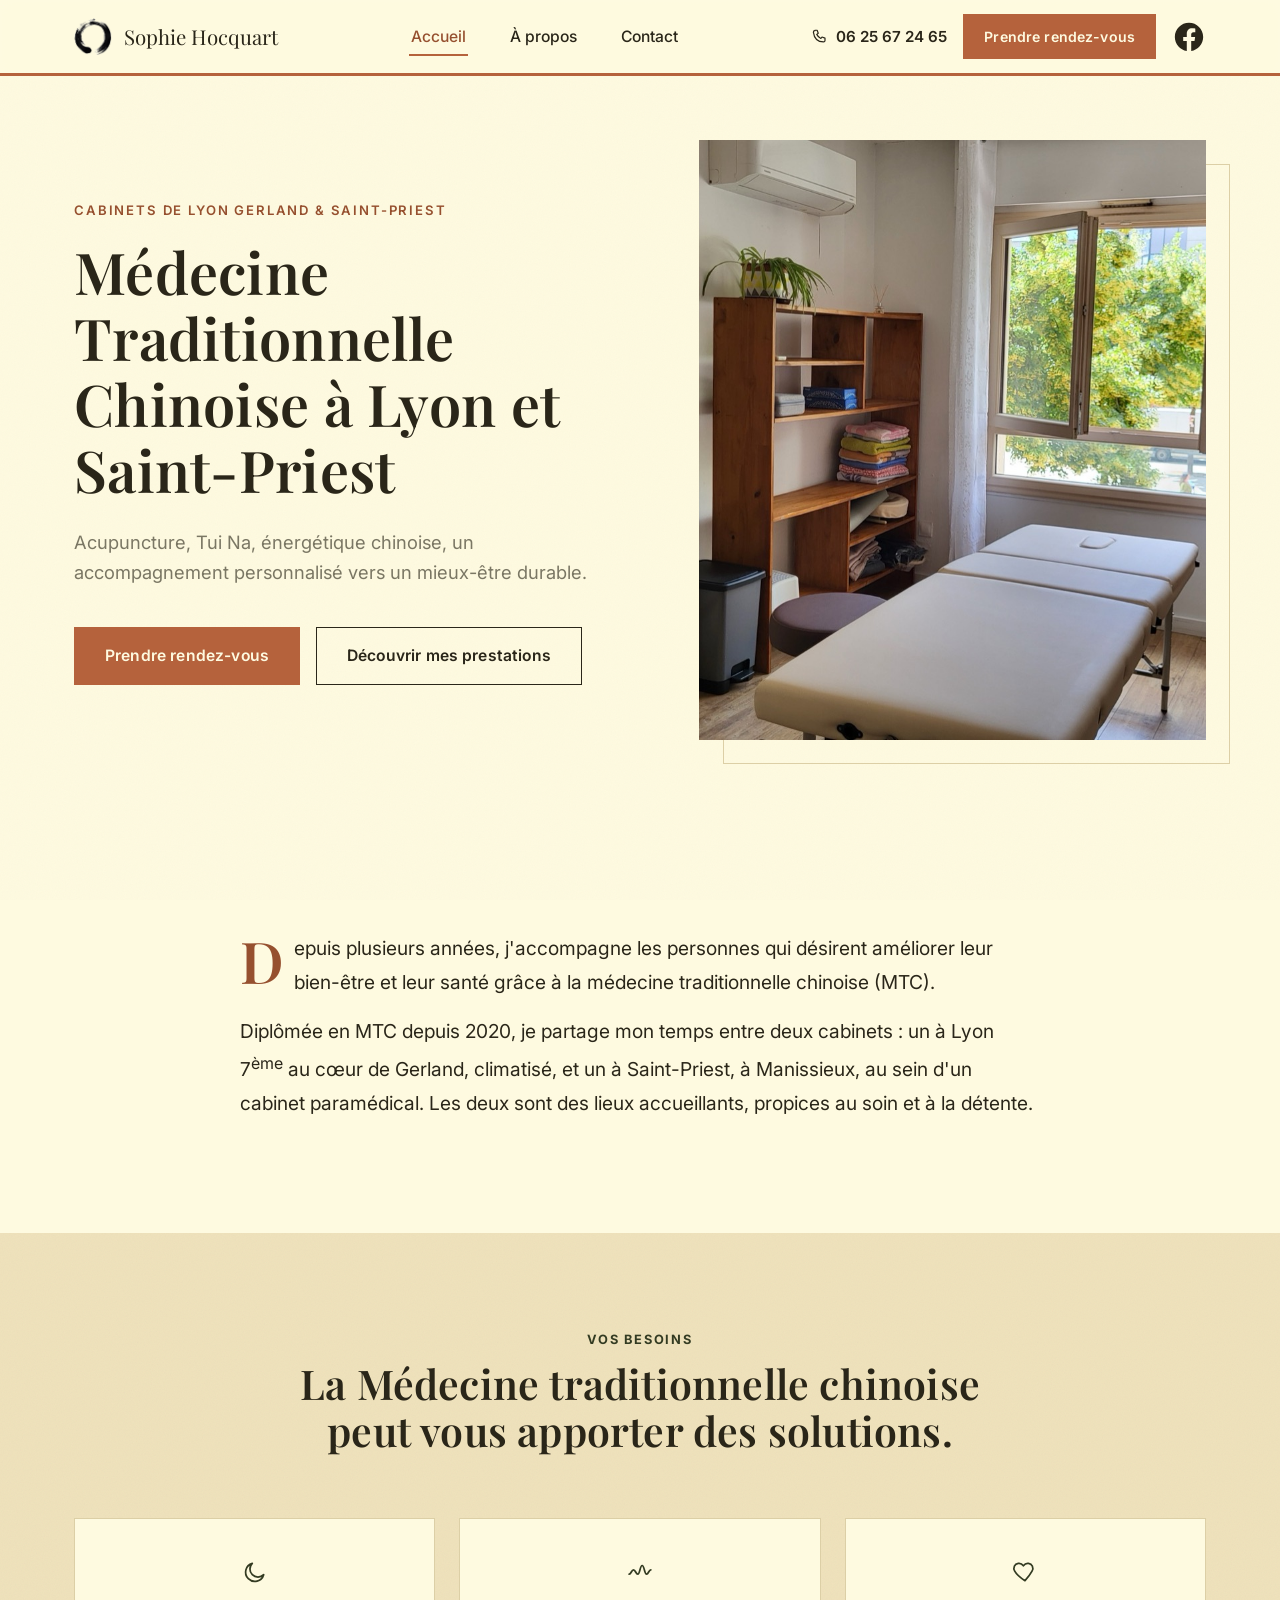
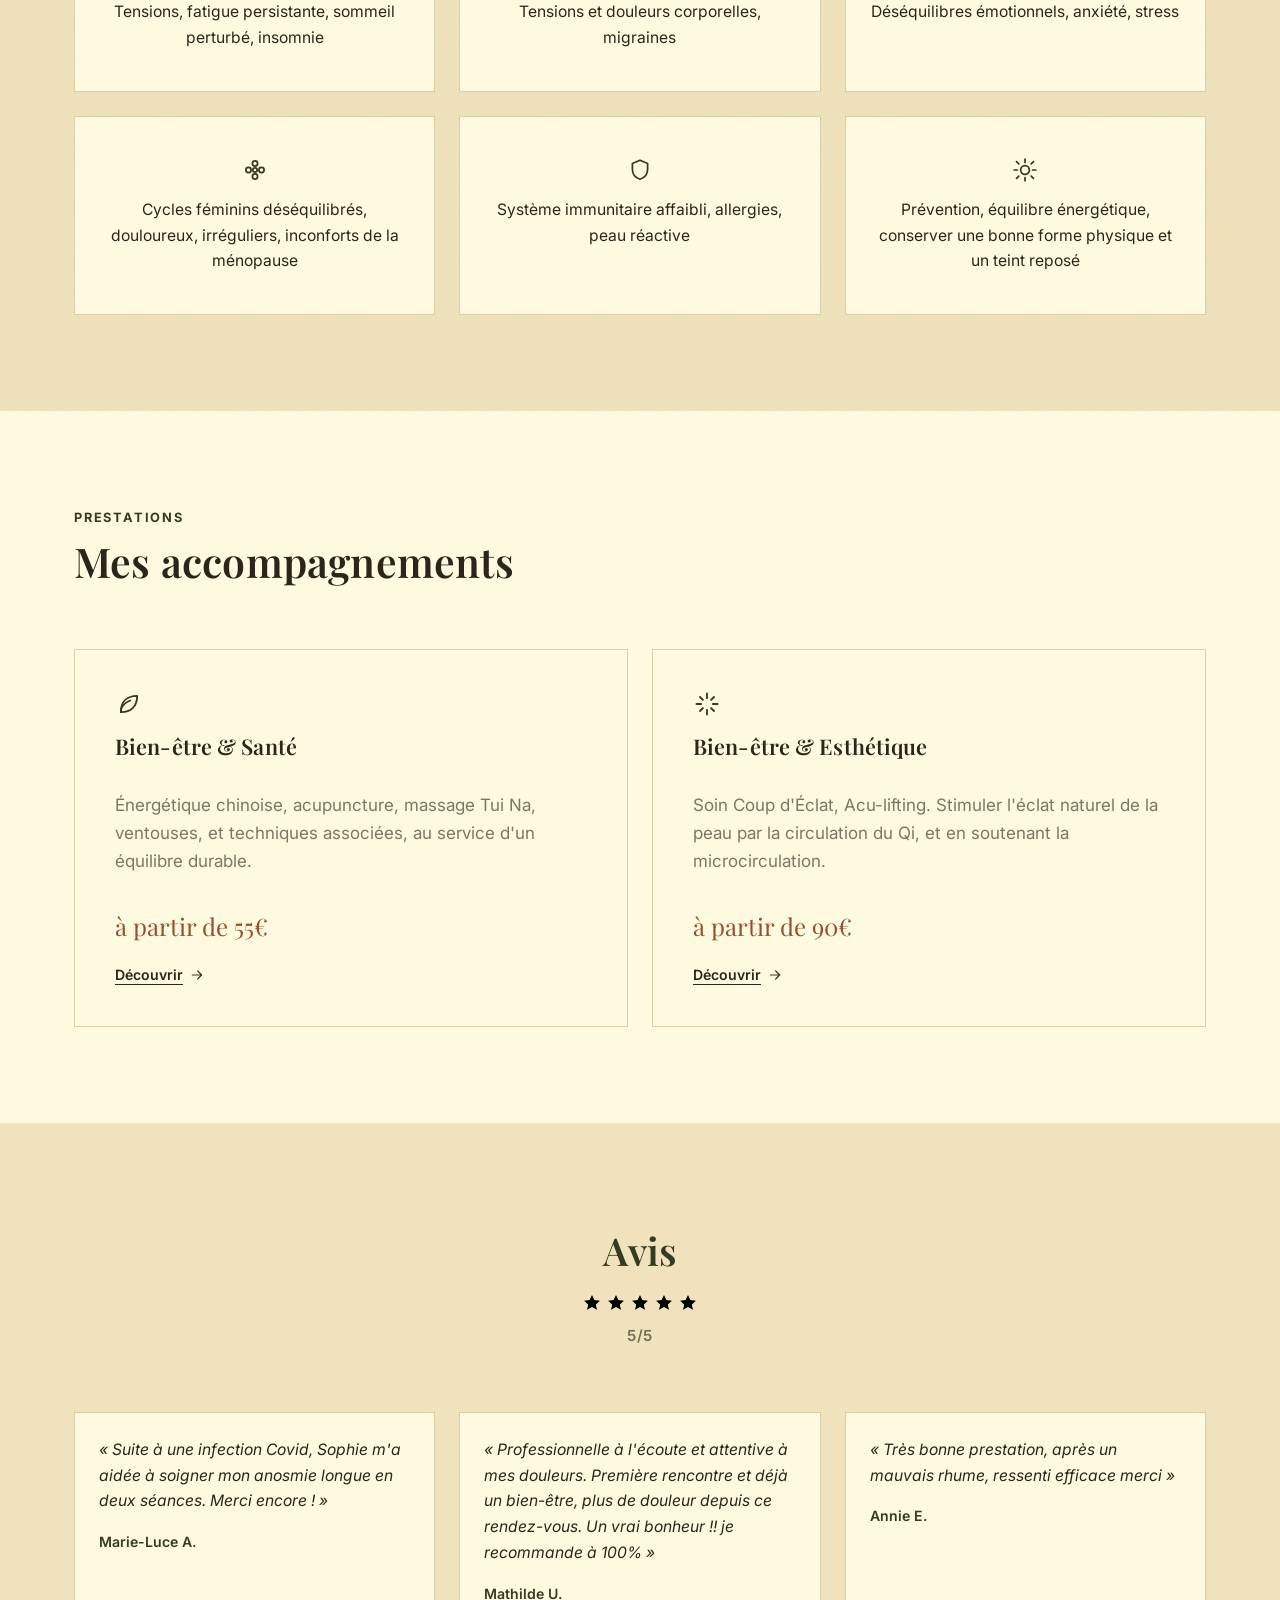
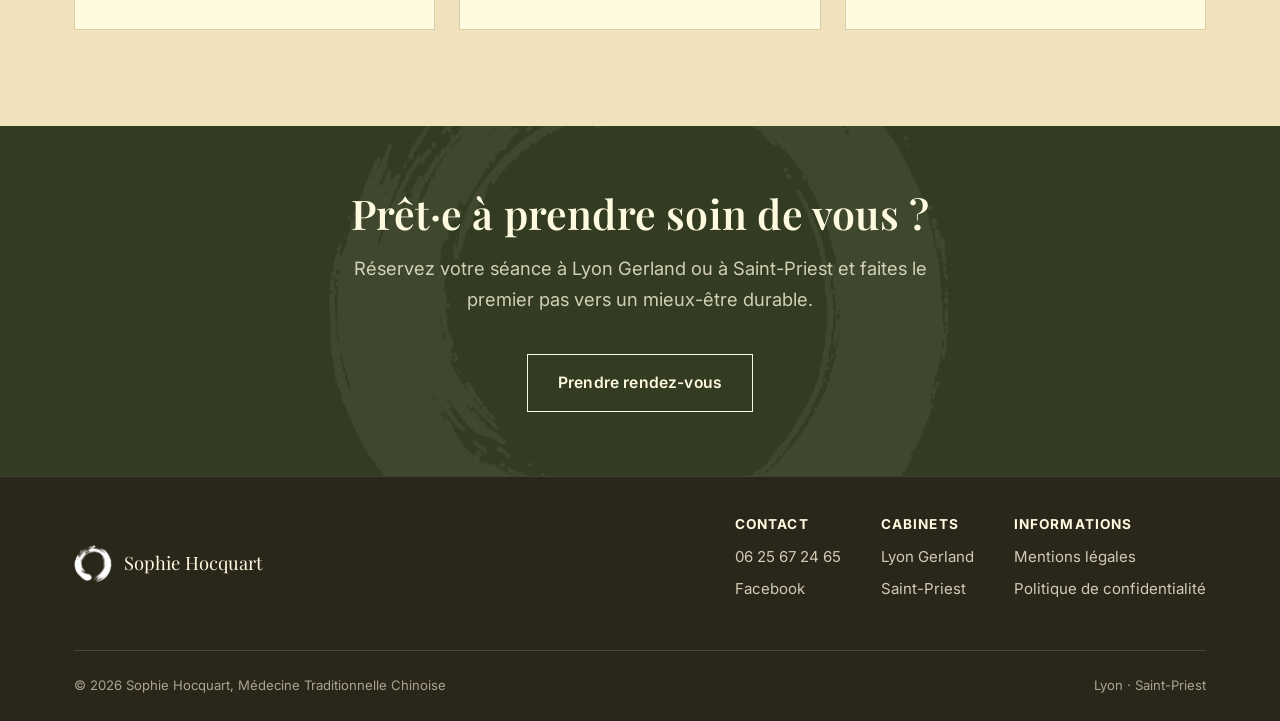
<file: index.html>
<!DOCTYPE html>
<html lang="fr">
<head>
<meta charset="utf-8">
<meta name="viewport" content="width=device-width, initial-scale=1">
<title>Sophie Hocquart, Médecine Traditionnelle Chinoise à Lyon et Saint-Priest</title>
<meta name="description" content="Acupuncture, Tui Na, énergétique chinoise à Lyon Gerland et Saint-Priest. Un accompagnement personnalisé vers un mieux-être durable, par Sophie Hocquart, praticienne en MTC.">
<link rel="canonical" href="https://sophie-hocquart-mtc.fr/">
<meta property="og:type" content="website">
<meta property="og:site_name" content="Sophie Hocquart, Médecine Traditionnelle Chinoise">
<meta property="og:locale" content="fr_FR">
<meta property="og:title" content="Sophie Hocquart, Médecine Traditionnelle Chinoise à Lyon et Saint-Priest">
<meta property="og:description" content="Acupuncture, Tui Na, énergétique chinoise à Lyon Gerland et Saint-Priest. Un accompagnement personnalisé vers un mieux-être durable, par Sophie Hocquart, praticienne en MTC.">
<meta property="og:url" content="https://sophie-hocquart-mtc.fr/">
<meta property="og:image" content="https://sophie-hocquart-mtc.fr/images/cabinet-gerland-hero.jpg">
<meta name="twitter:card" content="summary_large_image">
<meta name="twitter:title" content="Sophie Hocquart, Médecine Traditionnelle Chinoise à Lyon et Saint-Priest">
<meta name="twitter:description" content="Acupuncture, Tui Na, énergétique chinoise à Lyon Gerland et Saint-Priest. Un accompagnement personnalisé vers un mieux-être durable, par Sophie Hocquart, praticienne en MTC.">
<meta name="twitter:image" content="https://sophie-hocquart-mtc.fr/images/cabinet-gerland-hero.jpg">
<link rel="stylesheet" href="styles.css">
<script defer src="nav.js"></script>
</head>
<body>

<header class="site-header">
  <div class="container">
    <a href="./" class="brand">
      <span class="brand-mark"><img src="images/logo-enso.png" alt="Sophie Hocquart"></span>
      <span class="brand-name">Sophie Hocquart</span>
    </a>
    <nav class="main-nav" id="main-nav">
      <a href="./" class="active">Accueil</a>
      <a href="a-propos/">À propos</a>
      <a href="contact/">Contact</a>
    </nav>
    <div class="header-actions">
      <a href="tel:+33625672465" class="call-link">
        <svg viewBox="0 0 24 24" width="18" height="18" fill="none" stroke="currentColor" stroke-width="1.6" stroke-linecap="round" stroke-linejoin="round"><path d="M6.5 3h3l1.5 4-2 1.5a12 12 0 0 0 5.5 5.5l1.5-2 4 1.5v3c0 1.1-.9 2-2 2C10.5 18.5 5.5 13.5 4.5 5.5c0-1.1.9-2 2-2Z"/></svg>
        <span>06 25 67 24 65</span>
      </a>
      <a href="contact/" class="btn btn-argile btn-sm btn-header">Prendre rendez-vous</a>
      <a href="https://www.facebook.com/profile.php?id=61591639384010" target="_blank" rel="noopener" class="social-link" aria-label="Facebook">
        <svg viewBox="0 0 24 24" width="34" height="34" fill="currentColor"><path d="M22 12c0-5.523-4.477-10-10-10S2 6.477 2 12c0 4.991 3.657 9.128 8.438 9.878v-6.987h-2.54V12h2.54V9.797c0-2.506 1.492-3.89 3.777-3.89 1.094 0 2.238.195 2.238.195v2.46h-1.26c-1.243 0-1.63.771-1.63 1.562V12h2.773l-.443 2.89h-2.33v6.988C18.343 21.128 22 16.991 22 12Z"/></svg>
      </a>
      <button class="nav-toggle" aria-label="Ouvrir le menu" aria-expanded="false">
        <span></span><span></span><span></span>
      </button>
    </div>
  </div>
</header>

<main>

  <!-- HERO -->
  <section class="hero">
    <div class="container">
      <div class="hero-copy">
        <span class="kicker">Cabinets de Lyon Gerland &amp; Saint-Priest</span>
        <h1>Médecine Traditionnelle Chinoise à Lyon et Saint-Priest</h1>
        <p class="lead">Acupuncture, Tui Na, énergétique chinoise, un accompagnement personnalisé vers un mieux-être durable.</p>
        <div class="hero-actions">
          <a href="contact/" class="btn btn-argile">Prendre rendez-vous</a>
          <a href="a-propos/" class="btn btn-outline">Découvrir mes prestations</a>
        </div>
      </div>
      <div class="hero-figure">
        <img src="images/cabinet-gerland-hero.jpg" alt="Cabinet de soin de Sophie Hocquart, table de soin en cuir crème et lumière naturelle" fetchpriority="high">
      </div>
    </div>
  </section>

  <!-- PRESENTATION COURTE -->
  <section class="section">
    <div class="container">
      <div class="intro-block">
        <p>Depuis plusieurs années, j'accompagne les personnes qui désirent améliorer leur bien-être et leur santé grâce à la médecine traditionnelle chinoise (MTC).</p>
        <p>Diplômée en MTC depuis 2020, je partage mon temps entre deux cabinets&nbsp;: un à Lyon 7<sup>ème</sup> au cœur de Gerland, climatisé, et un à Saint-Priest, à Manissieux, au sein d'un cabinet paramédical. Les deux sont des lieux accueillants, propices au soin et à la détente.</p>
      </div>
    </div>
  </section>

  <!-- SOUFFREZ-VOUS DE -->
  <section class="section section-alt grain">
    <div class="container">
      <div class="section-header">
        <span class="eyebrow">Vos besoins</span>
        <h2>La Médecine traditionnelle chinoise peut vous apporter des solutions.</h2>
      </div>
      <div class="symptom-grid">
        <div class="symptom-card">
          <svg viewBox="0 0 24 24" width="26" height="26" fill="none" stroke="currentColor" stroke-width="1.6" stroke-linecap="round" stroke-linejoin="round"><path d="M20 14.5A8.5 8.5 0 1 1 9.5 4a7 7 0 0 0 10.5 10.5Z"/></svg>
          <p>Tensions, fatigue persistante, sommeil perturbé, insomnie</p>
        </div>
        <div class="symptom-card">
          <svg viewBox="0 0 24 24" width="26" height="26" fill="none" stroke="currentColor" stroke-width="1.6" stroke-linecap="round" stroke-linejoin="round"><path d="M2 14c2 0 2-4 4-4s2 4 4 4 2-8 4-8 2 8 4 8 2-4 4-4"/></svg>
          <p>Tensions et douleurs corporelles, migraines</p>
        </div>
        <div class="symptom-card">
          <svg viewBox="0 0 24 24" width="26" height="26" fill="none" stroke="currentColor" stroke-width="1.6" stroke-linecap="round" stroke-linejoin="round"><path d="M12 20s-7-4.35-9.5-8.8C.7 7.9 2.4 4.5 5.8 4c2-.3 3.6.7 4.7 2.3C11.6 4.7 13.2 3.7 15.2 4c3.4.5 5.1 3.9 3.3 7.2C16 15.65 12 20 12 20Z"/></svg>
          <p>Déséquilibres émotionnels, anxiété, stress</p>
        </div>
        <div class="symptom-card">
          <svg viewBox="0 0 24 24" width="26" height="26" fill="none" stroke="currentColor" stroke-width="1.6" stroke-linecap="round" stroke-linejoin="round"><circle cx="12" cy="12" r="2"/><circle cx="12" cy="6" r="2.4"/><circle cx="12" cy="18" r="2.4"/><circle cx="6" cy="12" r="2.4"/><circle cx="18" cy="12" r="2.4"/></svg>
          <p>Cycles féminins déséquilibrés, douloureux, irréguliers, inconforts de la ménopause</p>
        </div>
        <div class="symptom-card">
          <svg viewBox="0 0 24 24" width="26" height="26" fill="none" stroke="currentColor" stroke-width="1.6" stroke-linecap="round" stroke-linejoin="round"><path d="M12 3l7 3v5.5c0 4.5-3 7.7-7 9-4-1.3-7-4.5-7-9V6l7-3Z"/></svg>
          <p>Système immunitaire affaibli, allergies, peau réactive</p>
        </div>
        <div class="symptom-card">
          <svg viewBox="0 0 24 24" width="26" height="26" fill="none" stroke="currentColor" stroke-width="1.6" stroke-linecap="round" stroke-linejoin="round"><circle cx="12" cy="12" r="4"/><path d="M12 2v3M12 19v3M4.2 4.2l2.1 2.1M17.7 17.7l2.1 2.1M2 12h3M19 12h3M4.2 19.8l2.1-2.1M17.7 6.3l2.1-2.1"/></svg>
          <p>Prévention, équilibre énergétique, conserver une bonne forme physique et un teint reposé</p>
        </div>
      </div>
    </div>
  </section>

  <!-- APERCU PRESTATIONS -->
  <section class="section">
    <div class="container">
      <div class="section-header left">
        <span class="eyebrow">Prestations</span>
        <h2>Mes accompagnements</h2>
      </div>
      <div class="teaser-grid">
        <a href="a-propos/#prestations-sante" class="teaser-card">
          <svg viewBox="0 0 24 24" width="28" height="28" fill="none" stroke="currentColor" stroke-width="1.6" stroke-linecap="round" stroke-linejoin="round"><path d="M5 19c9 0 14-5 14-14C10 5 5 10 5 19Z"/><path d="M5 19c0-5 3-8 8-10"/></svg>
          <h3>Bien-être &amp; Santé</h3>
          <p>Énergétique chinoise, acupuncture, massage Tui Na, ventouses, et techniques associées, au service d'un équilibre durable.</p>
          <span class="price">à partir de 55€</span>
          <span class="go">Découvrir <svg viewBox="0 0 24 24" width="16" height="16" fill="none" stroke="currentColor" stroke-width="1.8" stroke-linecap="round" stroke-linejoin="round"><path d="M5 12h14M13 6l6 6-6 6"/></svg></span>
        </a>
        <a href="a-propos/#prestations-esthetique" class="teaser-card">
          <svg viewBox="0 0 24 24" width="28" height="28" fill="none" stroke="currentColor" stroke-width="1.6" stroke-linecap="round" stroke-linejoin="round"><path d="M12 3v4M12 17v4M3 12h4M17 12h4M6 6l2.5 2.5M15.5 15.5 18 18M18 6l-2.5 2.5M8.5 15.5 6 18"/></svg>
          <h3>Bien-être &amp; Esthétique</h3>
          <p>Soin Coup d'Éclat, Acu-lifting. Stimuler l'éclat naturel de la peau par la circulation du Qi, et en soutenant la microcirculation.</p>
          <span class="price">à partir de 90€</span>
          <span class="go">Découvrir <svg viewBox="0 0 24 24" width="16" height="16" fill="none" stroke="currentColor" stroke-width="1.8" stroke-linecap="round" stroke-linejoin="round"><path d="M5 12h14M13 6l6 6-6 6"/></svg></span>
        </a>
      </div>
    </div>
  </section>


  <!-- AVIS CLIENTS -->
  <section class="section section-alt">
    <div class="container">
      <div class="rating-line">
        <span class="rating-title">Avis</span>
        <span class="rating-stars">
          <svg viewBox="0 0 24 24" width="20" height="20"><path d="M12 2.5l2.9 6 6.6.7-4.9 4.5 1.3 6.5L12 16.9l-5.9 3.3 1.3-6.5-4.9-4.5 6.6-.7Z"/></svg>
          <svg viewBox="0 0 24 24" width="20" height="20"><path d="M12 2.5l2.9 6 6.6.7-4.9 4.5 1.3 6.5L12 16.9l-5.9 3.3 1.3-6.5-4.9-4.5 6.6-.7Z"/></svg>
          <svg viewBox="0 0 24 24" width="20" height="20"><path d="M12 2.5l2.9 6 6.6.7-4.9 4.5 1.3 6.5L12 16.9l-5.9 3.3 1.3-6.5-4.9-4.5 6.6-.7Z"/></svg>
          <svg viewBox="0 0 24 24" width="20" height="20"><path d="M12 2.5l2.9 6 6.6.7-4.9 4.5 1.3 6.5L12 16.9l-5.9 3.3 1.3-6.5-4.9-4.5 6.6-.7Z"/></svg>
          <svg viewBox="0 0 24 24" width="20" height="20"><path d="M12 2.5l2.9 6 6.6.7-4.9 4.5 1.3 6.5L12 16.9l-5.9 3.3 1.3-6.5-4.9-4.5 6.6-.7Z"/></svg>
        </span>
        <span class="rating-score">5/5</span>
      </div>
      <div class="testi-grid">
        <div class="testi-card">
          <p>« Suite à une infection Covid, Sophie m'a aidée à soigner mon anosmie longue en deux séances. Merci encore ! »</p>
          <span class="testi-name">Marie-Luce A.</span>
        </div>
        <div class="testi-card">
          <p>« Professionnelle à l'écoute et attentive à mes douleurs. Première rencontre et déjà un bien-être, plus de douleur depuis ce rendez-vous. Un vrai bonheur !! je recommande à 100% »</p>
          <span class="testi-name">Mathilde U.</span>
        </div>
        <div class="testi-card">
          <p>« Très bonne prestation, après un mauvais rhume, ressenti efficace merci »</p>
          <span class="testi-name">Annie E.</span>
        </div>
      </div>
    </div>
  </section>

  <!-- CTA FINAL -->
  <section class="cta-band">
    <div class="enso-bg"><img src="images/logo-enso.png" alt="" loading="lazy" decoding="async"></div>
    <div class="container">
      <h2>Prêt·e à prendre soin de vous ?</h2>
      <p class="lead">Réservez votre séance à Lyon Gerland ou à Saint-Priest et faites le premier pas vers un mieux-être durable.</p>
      <a href="contact/" class="btn btn-outline-creme">Prendre rendez-vous</a>
    </div>
  </section>

</main>

<footer class="site-footer grain">
  <div class="container">
    <div class="footer-top">
      <div class="footer-brand">
        <span class="brand-mark"><img src="images/logo-enso.png" alt="Sophie Hocquart"></span>
        <span class="footer-brand-name">Sophie Hocquart</span>
      </div>
      <div class="footer-links">
        <div class="footer-col">
          <h4>Contact</h4>
          <a href="tel:+33625672465">06 25 67 24 65</a>
          <a href="https://www.facebook.com/profile.php?id=61591639384010" target="_blank" rel="noopener">Facebook</a>
        </div>
        <div class="footer-col">
          <h4>Cabinets</h4>
          <a href="contact/">Lyon Gerland</a>
          <a href="contact/">Saint-Priest</a>
        </div>
        <div class="footer-col">
          <h4>Informations</h4>
          <a href="mentions-legales/">Mentions légales</a>
          <a href="politique-de-confidentialite/">Politique de confidentialité</a>
        </div>
      </div>
    </div>
    <div class="footer-bottom">
      <span>© 2026 Sophie Hocquart, Médecine Traditionnelle Chinoise</span>
      <span>Lyon · Saint-Priest</span>
    </div>
  </div>
</footer>

<script type="application/ld+json">
{
  "@context": "https://schema.org",
  "@type": "HealthAndBeautyBusiness",
  "name": "Sophie Hocquart, Médecine Traditionnelle Chinoise",
  "url": "https://sophie-hocquart-mtc.fr/",
  "logo": "https://sophie-hocquart-mtc.fr/images/logo-enso.png",
  "image": "https://sophie-hocquart-mtc.fr/images/cabinet-gerland-hero.jpg",
  "telephone": "+33625672465",
  "email": "hocquart.sophie@sfr.fr",
  "sameAs": ["https://www.facebook.com/profile.php?id=61591639384010"],
  "priceRange": "€€"
}
</script>

</body>
</html>
</file>
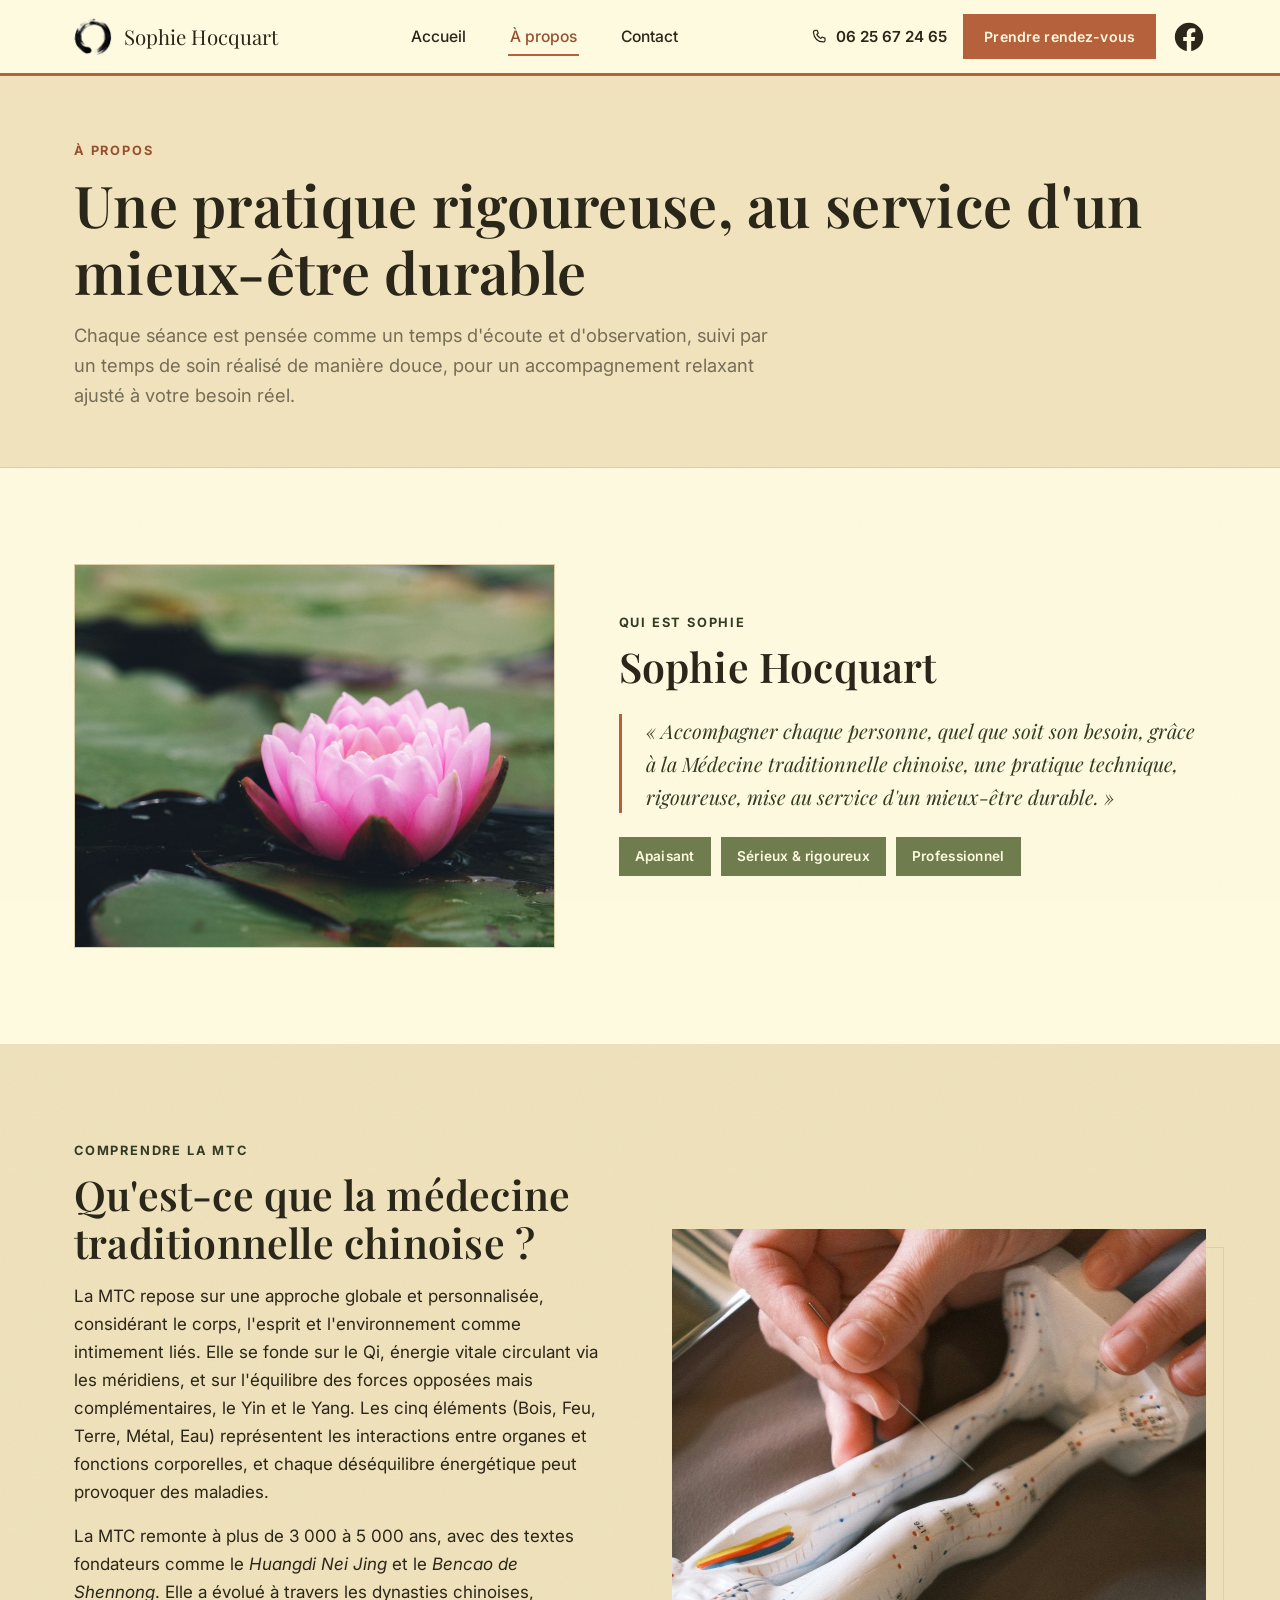
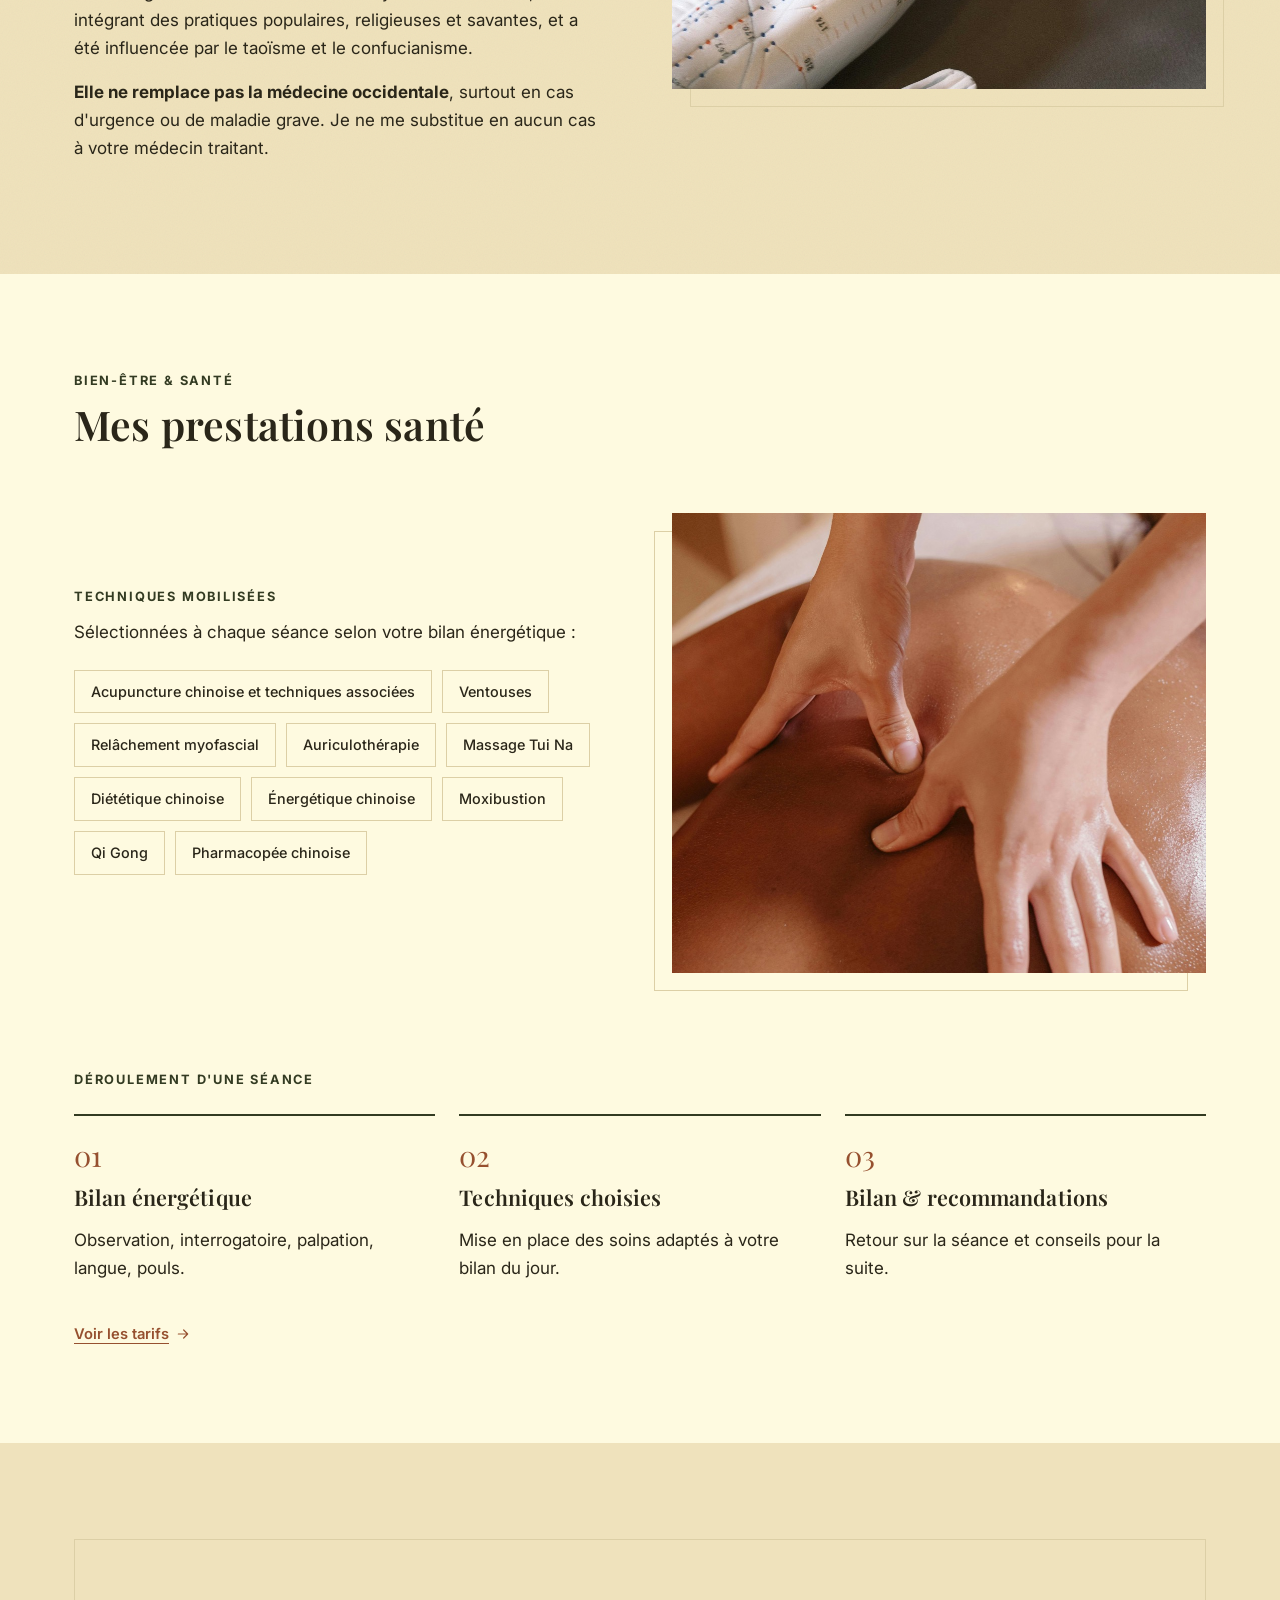
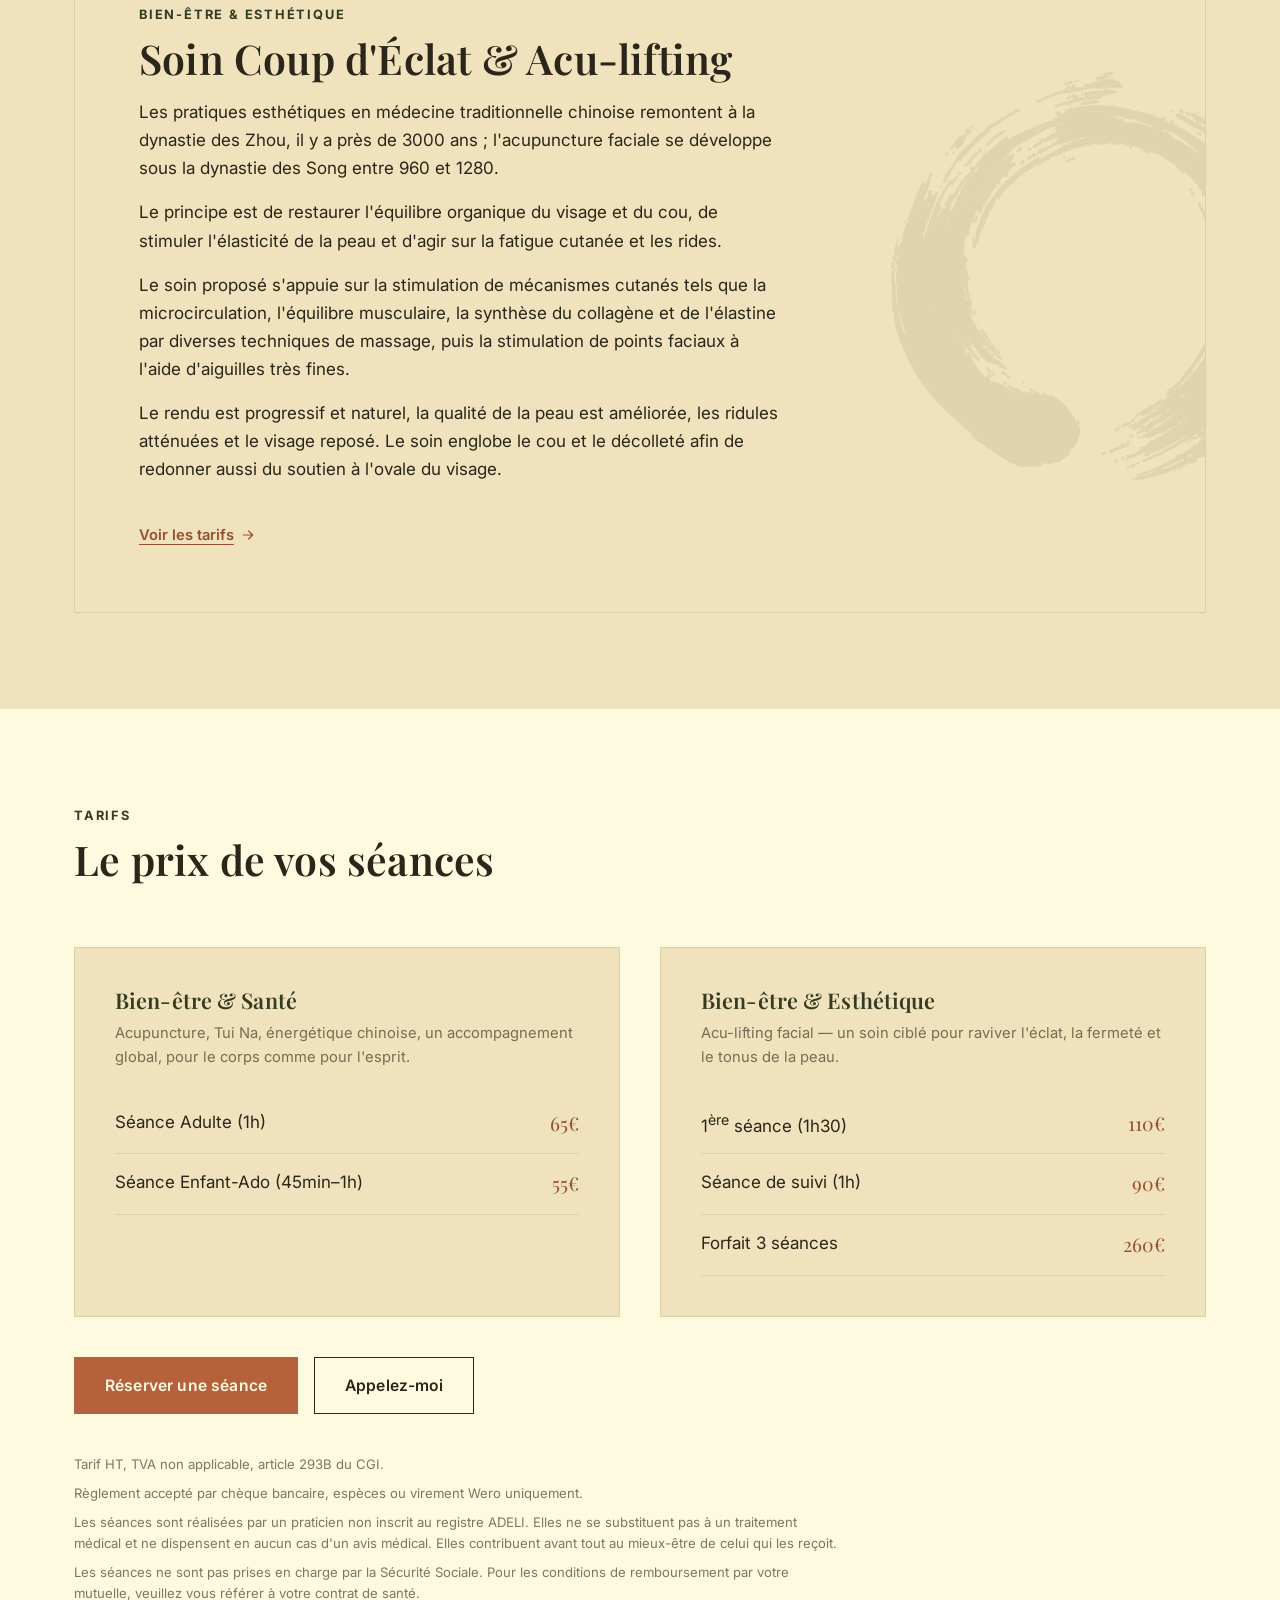
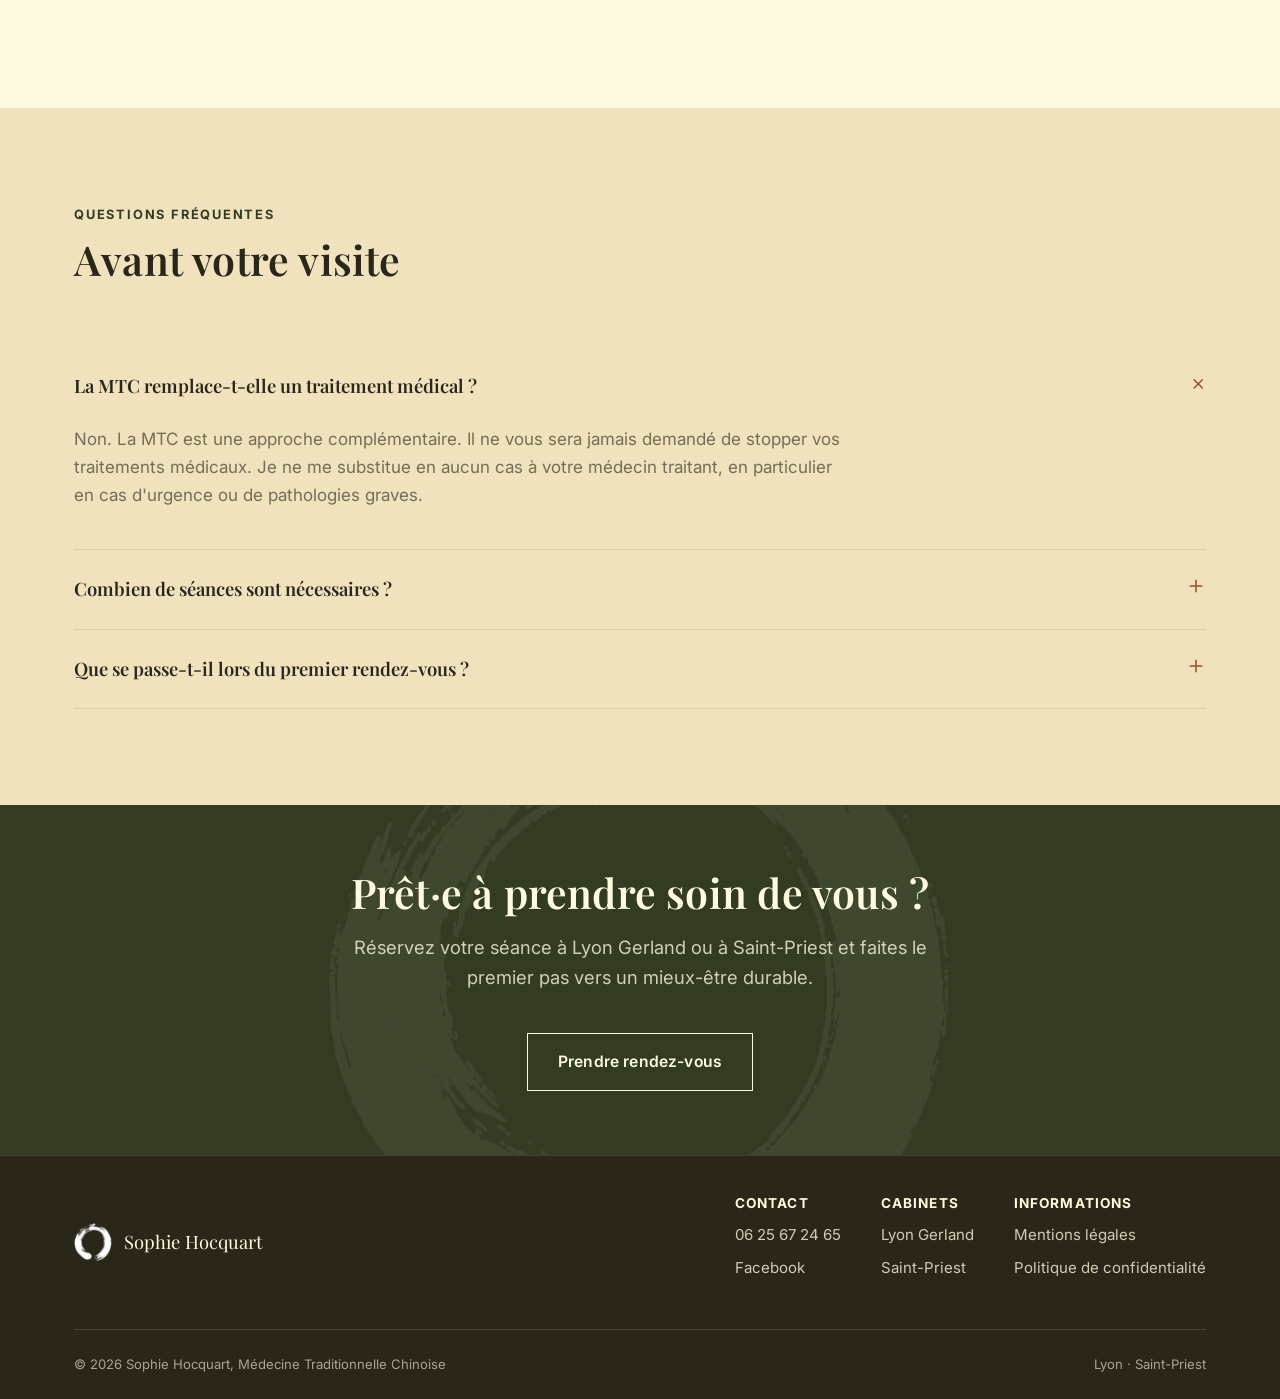
<file: a-propos/index.html>
<!DOCTYPE html>
<html lang="fr">
<head>
<meta charset="utf-8">
<meta name="viewport" content="width=device-width, initial-scale=1">
<title>À propos, Sophie Hocquart, Médecine Traditionnelle Chinoise</title>
<meta name="description" content="Découvrez Sophie Hocquart, praticienne en médecine traditionnelle chinoise, sa philosophie de soin, ses prestations bien-être/santé et bien-être/esthétique, et ses tarifs.">
<link rel="canonical" href="https://sophie-hocquart-mtc.fr/a-propos/">
<meta property="og:type" content="website">
<meta property="og:site_name" content="Sophie Hocquart, Médecine Traditionnelle Chinoise">
<meta property="og:locale" content="fr_FR">
<meta property="og:title" content="À propos, Sophie Hocquart, Médecine Traditionnelle Chinoise">
<meta property="og:description" content="Découvrez Sophie Hocquart, praticienne en médecine traditionnelle chinoise, sa philosophie de soin, ses prestations bien-être/santé et bien-être/esthétique, et ses tarifs.">
<meta property="og:url" content="https://sophie-hocquart-mtc.fr/a-propos/">
<meta property="og:image" content="https://sophie-hocquart-mtc.fr/images/pexels-aaronburden-17286306.jpg">
<meta name="twitter:card" content="summary_large_image">
<meta name="twitter:title" content="À propos, Sophie Hocquart, Médecine Traditionnelle Chinoise">
<meta name="twitter:description" content="Découvrez Sophie Hocquart, praticienne en médecine traditionnelle chinoise, sa philosophie de soin, ses prestations bien-être/santé et bien-être/esthétique, et ses tarifs.">
<meta name="twitter:image" content="https://sophie-hocquart-mtc.fr/images/pexels-aaronburden-17286306.jpg">
<link rel="stylesheet" href="../styles.css">
<script defer src="../nav.js"></script>
</head>
<body>

<header class="site-header">
  <div class="container">
    <a href="../" class="brand">
      <span class="brand-mark"><img src="../images/logo-enso.png" alt="Sophie Hocquart"></span>
      <span class="brand-name">Sophie Hocquart</span>
    </a>
    <nav class="main-nav" id="main-nav">
      <a href="../">Accueil</a>
      <a href="./" class="active">À propos</a>
      <a href="../contact/">Contact</a>
    </nav>
    <div class="header-actions">
      <a href="tel:+33625672465" class="call-link">
        <svg viewBox="0 0 24 24" width="18" height="18" fill="none" stroke="currentColor" stroke-width="1.6" stroke-linecap="round" stroke-linejoin="round"><path d="M6.5 3h3l1.5 4-2 1.5a12 12 0 0 0 5.5 5.5l1.5-2 4 1.5v3c0 1.1-.9 2-2 2C10.5 18.5 5.5 13.5 4.5 5.5c0-1.1.9-2 2-2Z"/></svg>
        <span>06 25 67 24 65</span>
      </a>
      <a href="../contact/" class="btn btn-argile btn-sm btn-header">Prendre rendez-vous</a>
      <a href="https://www.facebook.com/profile.php?id=61591639384010" target="_blank" rel="noopener" class="social-link" aria-label="Facebook">
        <svg viewBox="0 0 24 24" width="34" height="34" fill="currentColor"><path d="M22 12c0-5.523-4.477-10-10-10S2 6.477 2 12c0 4.991 3.657 9.128 8.438 9.878v-6.987h-2.54V12h2.54V9.797c0-2.506 1.492-3.89 3.777-3.89 1.094 0 2.238.195 2.238.195v2.46h-1.26c-1.243 0-1.63.771-1.63 1.562V12h2.773l-.443 2.89h-2.33v6.988C18.343 21.128 22 16.991 22 12Z"/></svg>
      </a>
      <button class="nav-toggle" aria-label="Ouvrir le menu" aria-expanded="false">
        <span></span><span></span><span></span>
      </button>
    </div>
  </div>
</header>

<main>

  <!-- BANDEAU TITRE -->
  <section class="page-header">
    <div class="container">
      <span class="eyebrow">À propos</span>
      <h1>Une pratique rigoureuse, au service d'un mieux-être durable</h1>
      <p class="lead">Chaque séance est pensée comme un temps d'écoute et d'observation, suivi par un temps de soin réalisé de manière douce, pour un accompagnement relaxant ajusté à votre besoin réel.</p>
    </div>
  </section>

  <!-- QUI EST SOPHIE -->
  <section class="section">
    <div class="container">
      <div class="bio-grid">
        <div class="bio-photo">
          <img src="../images/pexels-aaronburden-17286306.jpg" alt="Fleur de lotus rose, symbole d'harmonie et d'équilibre en médecine traditionnelle chinoise" loading="lazy" decoding="async">
        </div>
        <div>
          <span class="eyebrow">Qui est Sophie</span>
          <h2>Sophie Hocquart</h2>
          <p class="mission-quote">« Accompagner chaque personne, quel que soit son besoin, grâce à la Médecine traditionnelle chinoise, une pratique technique, rigoureuse, mise au service d'un mieux-être durable. »</p>
          <div class="tags">
            <span class="tag">Apaisant</span>
            <span class="tag">Sérieux &amp; rigoureux</span>
            <span class="tag">Professionnel</span>
          </div>
        </div>
      </div>
    </div>
  </section>

  <!-- QU'EST-CE QUE LA MTC -->
  <section class="section section-alt grain">
    <div class="container">
      <div class="split">
        <div>
          <span class="eyebrow">Comprendre la MTC</span>
          <h2>Qu'est-ce que la médecine traditionnelle chinoise ?</h2>
          <p>La MTC repose sur une approche globale et personnalisée, considérant le corps, l'esprit et l'environnement comme intimement liés. Elle se fonde sur le Qi, énergie vitale circulant via les méridiens, et sur l'équilibre des forces opposées mais complémentaires, le Yin et le Yang. Les cinq éléments (Bois, Feu, Terre, Métal, Eau) représentent les interactions entre organes et fonctions corporelles, et chaque déséquilibre énergétique peut provoquer des maladies.</p>
          <p>La MTC remonte à plus de 3&nbsp;000 à 5&nbsp;000 ans, avec des textes fondateurs comme le <em>Huangdi Nei Jing</em> et le <em>Bencao de Shennong</em>. Elle a évolué à travers les dynasties chinoises, intégrant des pratiques populaires, religieuses et savantes, et a été influencée par le taoïsme et le confucianisme.</p>
          <p><strong>Elle ne remplace pas la médecine occidentale</strong>, surtout en cas d'urgence ou de maladie grave. Je ne me substitue en aucun cas à votre médecin traitant.</p>
        </div>
        <div class="split-media">
          <img src="../images/acupuncture-meridien.jpg" alt="Mannequin anatomique présentant les méridiens et points d'acupuncture" loading="lazy" decoding="async">
        </div>
      </div>
    </div>
  </section>

  <!-- PRESTATIONS BIEN-ETRE / SANTE -->
  <section class="section" id="prestations-sante">
    <div class="container">
      <div class="section-header left">
        <span class="eyebrow">Bien-être &amp; Santé</span>
        <h2>Mes prestations santé</h2>
      </div>

      <div class="split reverse">
        <div>
          <span class="eyebrow">Techniques mobilisées</span>
          <p>Sélectionnées à chaque séance selon votre bilan énergétique&nbsp;:</p>
          <ul class="chip-list">
            <li>Acupuncture chinoise et techniques associées</li>
            <li>Ventouses</li>
            <li>Relâchement myofascial</li>
            <li>Auriculothérapie</li>
            <li>Massage Tui Na</li>
            <li>Diététique chinoise</li>
            <li>Énergétique chinoise</li>
            <li>Moxibustion</li>
            <li>Qi Gong</li>
            <li>Pharmacopée chinoise</li>
          </ul>
        </div>
        <div class="split-media">
          <img src="../images/massage-a-domicile-nMVUTY8_gGw-unsplash.jpg" alt="Massage Tui Na sur le dos, techniques manuelles de médecine traditionnelle chinoise" loading="lazy" decoding="async">
        </div>
      </div>

      <div class="session-flow">
        <span class="eyebrow">Déroulement d'une séance</span>
        <div class="steps">
          <div class="step">
            <span class="num">01</span>
            <h3>Bilan énergétique</h3>
            <p>Observation, interrogatoire, palpation, langue, pouls.</p>
          </div>
          <div class="step">
            <span class="num">02</span>
            <h3>Techniques choisies</h3>
            <p>Mise en place des soins adaptés à votre bilan du jour.</p>
          </div>
          <div class="step">
            <span class="num">03</span>
            <h3>Bilan &amp; recommandations</h3>
            <p>Retour sur la séance et conseils pour la suite.</p>
          </div>
        </div>
        <a href="#tarifs" class="tarifs-link">Voir les tarifs <svg viewBox="0 0 24 24" width="16" height="16" fill="none" stroke="currentColor" stroke-width="1.8" stroke-linecap="round" stroke-linejoin="round"><path d="M5 12h14M13 6l6 6-6 6"/></svg></a>
      </div>
    </div>
  </section>

  <!-- ESTHETIQUE / ACU-LIFTING -->
  <section class="section section-alt" id="prestations-esthetique">
    <div class="container">
      <div class="esthetique-block">
        <div class="enso-bg"><img src="../images/logo-enso.png" alt="" loading="lazy" decoding="async"></div>
        <div class="content">
          <span class="eyebrow">Bien-être &amp; Esthétique</span>
          <h2>Soin Coup d'Éclat &amp; Acu-lifting</h2>
          <p>Les pratiques esthétiques en médecine traditionnelle chinoise remontent à la dynastie des Zhou, il y a près de 3000 ans&nbsp;; l'acupuncture faciale se développe sous la dynastie des Song entre 960 et 1280.</p>
          <p>Le principe est de restaurer l'équilibre organique du visage et du cou, de stimuler l'élasticité de la peau et d'agir sur la fatigue cutanée et les rides.</p>
          <p>Le soin proposé s'appuie sur la stimulation de mécanismes cutanés tels que la microcirculation, l'équilibre musculaire, la synthèse du collagène et de l'élastine par diverses techniques de massage, puis la stimulation de points faciaux à l'aide d'aiguilles très fines.</p>
          <p>Le rendu est progressif et naturel, la qualité de la peau est améliorée, les ridules atténuées et le visage reposé. Le soin englobe le cou et le décolleté afin de redonner aussi du soutien à l'ovale du visage.</p>
          <a href="#tarifs" class="tarifs-link">Voir les tarifs <svg viewBox="0 0 24 24" width="16" height="16" fill="none" stroke="currentColor" stroke-width="1.8" stroke-linecap="round" stroke-linejoin="round"><path d="M5 12h14M13 6l6 6-6 6"/></svg></a>
        </div>
      </div>
    </div>
  </section>

  <!-- TARIFS -->
  <section class="section" id="tarifs">
    <div class="container">
      <div class="section-header left">
        <span class="eyebrow">Tarifs</span>
        <h2>Le prix de vos séances</h2>
      </div>
      <div class="pricing-grid">
        <div class="pricing-group">
          <h3>Bien-être &amp; Santé</h3>
          <p class="pricing-desc">Acupuncture, Tui Na, énergétique chinoise, un accompagnement global, pour le corps comme pour l'esprit.</p>
          <table class="price-table">
            <tr><td>Séance Adulte (1h)</td><td>65€</td></tr>
            <tr><td>Séance Enfant-Ado (45min–1h)</td><td>55€</td></tr>
          </table>
        </div>
        <div class="pricing-group">
          <h3>Bien-être &amp; Esthétique</h3>
          <p class="pricing-desc">Acu-lifting facial &mdash; un soin ciblé pour raviver l'éclat, la fermeté et le tonus de la peau.</p>
          <table class="price-table">
            <tr><td>1<sup>ère</sup> séance (1h30)</td><td>110€</td></tr>
            <tr><td>Séance de suivi (1h)</td><td>90€</td></tr>
            <tr><td>Forfait 3 séances</td><td>260€</td></tr>
          </table>
        </div>
      </div>
      <div class="pricing-actions">
        <a href="../contact/" class="btn btn-argile">Réserver une séance</a>
        <a href="tel:+33625672465" class="btn btn-outline">Appelez-moi</a>
      </div>
      <div class="pricing-legal">
        <p>Tarif HT, TVA non applicable, article 293B du CGI.</p>
        <p>Règlement accepté par chèque bancaire, espèces ou virement Wero uniquement.</p>
        <p>Les séances sont réalisées par un praticien non inscrit au registre ADELI. Elles ne se substituent pas à un traitement médical et ne dispensent en aucun cas d'un avis médical. Elles contribuent avant tout au mieux-être de celui qui les reçoit.</p>
        <p>Les séances ne sont pas prises en charge par la Sécurité Sociale. Pour les conditions de remboursement par votre mutuelle, veuillez vous référer à votre contrat de santé.</p>
      </div>
    </div>
  </section>

  <!-- FAQ -->
  <section class="section section-alt">
    <div class="container">
      <div class="section-header left">
        <span class="eyebrow">Questions fréquentes</span>
        <h2>Avant votre visite</h2>
      </div>
      <div>
        <details class="faq-item" open>
          <summary>La MTC remplace-t-elle un traitement médical ?
            <span class="icon"><svg viewBox="0 0 24 24" width="20" height="20" fill="none" stroke="currentColor" stroke-width="1.8" stroke-linecap="round"><path d="M12 5v14M5 12h14"/></svg></span>
          </summary>
          <p class="faq-a">Non. La MTC est une approche complémentaire. Il ne vous sera jamais demandé de stopper vos traitements médicaux. Je ne me substitue en aucun cas à votre médecin traitant, en particulier en cas d'urgence ou de pathologies graves.</p>
        </details>
        <details class="faq-item">
          <summary>Combien de séances sont nécessaires ?
            <span class="icon"><svg viewBox="0 0 24 24" width="20" height="20" fill="none" stroke="currentColor" stroke-width="1.8" stroke-linecap="round"><path d="M12 5v14M5 12h14"/></svg></span>
          </summary>
          <p class="faq-a">Cela dépend de votre bilan énergétique et de la nature de votre besoin. Un point est fait à chaque séance pour ajuster l'accompagnement et son rythme.</p>
        </details>
        <details class="faq-item">
          <summary>Que se passe-t-il lors du premier rendez-vous ?
            <span class="icon"><svg viewBox="0 0 24 24" width="20" height="20" fill="none" stroke="currentColor" stroke-width="1.8" stroke-linecap="round"><path d="M12 5v14M5 12h14"/></svg></span>
          </summary>
          <p class="faq-a">La séance débute par un bilan énergétique personnalisé (observation, interrogatoire, palpation, langue, pouls), suivi de la mise en place des techniques adaptées, puis d'un temps d'échange sur les recommandations à suivre.</p>
        </details>
      </div>
    </div>
  </section>

  <!-- CTA FINAL -->
  <section class="cta-band">
    <div class="enso-bg"><img src="../images/logo-enso.png" alt="" loading="lazy" decoding="async"></div>
    <div class="container">
      <h2>Prêt·e à prendre soin de vous ?</h2>
      <p class="lead">Réservez votre séance à Lyon Gerland ou à Saint-Priest et faites le premier pas vers un mieux-être durable.</p>
      <a href="../contact/" class="btn btn-outline-creme">Prendre rendez-vous</a>
    </div>
  </section>

</main>

<footer class="site-footer grain">
  <div class="container">
    <div class="footer-top">
      <div class="footer-brand">
        <span class="brand-mark"><img src="../images/logo-enso.png" alt="Sophie Hocquart"></span>
        <span class="footer-brand-name">Sophie Hocquart</span>
      </div>
      <div class="footer-links">
        <div class="footer-col">
          <h4>Contact</h4>
          <a href="tel:+33625672465">06 25 67 24 65</a>
          <a href="https://www.facebook.com/profile.php?id=61591639384010" target="_blank" rel="noopener">Facebook</a>
        </div>
        <div class="footer-col">
          <h4>Cabinets</h4>
          <a href="../contact/">Lyon Gerland</a>
          <a href="../contact/">Saint-Priest</a>
        </div>
        <div class="footer-col">
          <h4>Informations</h4>
          <a href="../mentions-legales/">Mentions légales</a>
          <a href="../politique-de-confidentialite/">Politique de confidentialité</a>
        </div>
      </div>
    </div>
    <div class="footer-bottom">
      <span>© 2026 Sophie Hocquart, Médecine Traditionnelle Chinoise</span>
      <span>Lyon · Saint-Priest</span>
    </div>
  </div>
</footer>

</body>
</html>
</file>
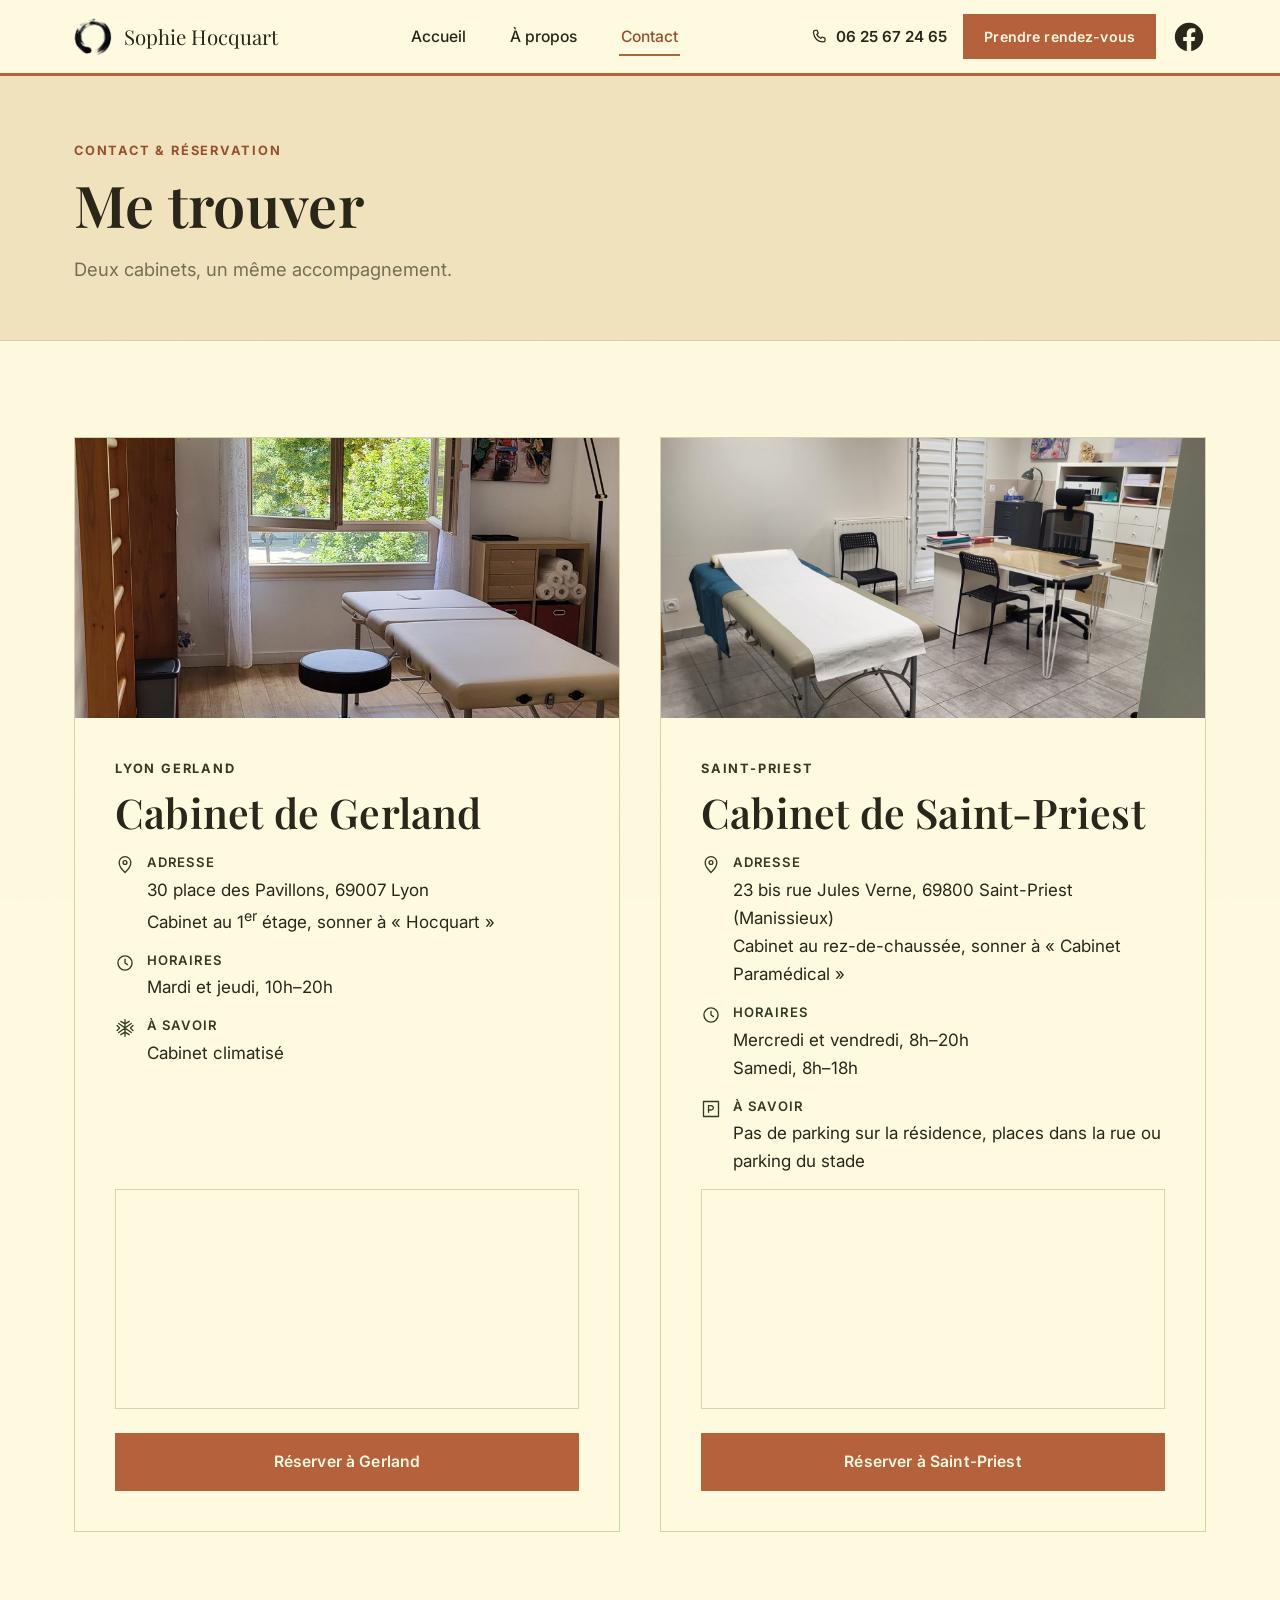
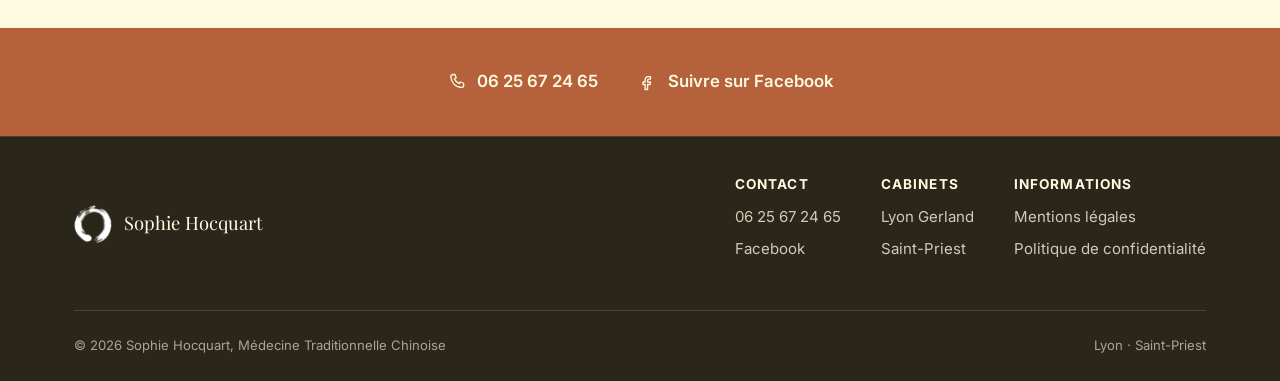
<file: contact/index.html>
<!DOCTYPE html>
<html lang="fr">
<head>
<meta charset="utf-8">
<meta name="viewport" content="width=device-width, initial-scale=1">
<title>Contact &amp; Réservation, Sophie Hocquart, Médecine Traditionnelle Chinoise</title>
<meta name="description" content="Deux cabinets pour vous accueillir : Lyon Gerland (mardi et jeudi) et Saint-Priest Manissieux (mercredi, vendredi et samedi). Réservez votre séance en ligne.">
<link rel="canonical" href="https://sophie-hocquart-mtc.fr/contact/">
<meta property="og:type" content="website">
<meta property="og:site_name" content="Sophie Hocquart, Médecine Traditionnelle Chinoise">
<meta property="og:locale" content="fr_FR">
<meta property="og:title" content="Contact &amp; Réservation, Sophie Hocquart, Médecine Traditionnelle Chinoise">
<meta property="og:description" content="Deux cabinets pour vous accueillir : Lyon Gerland (mardi et jeudi) et Saint-Priest Manissieux (mercredi, vendredi et samedi). Réservez votre séance en ligne.">
<meta property="og:url" content="https://sophie-hocquart-mtc.fr/contact/">
<meta property="og:image" content="https://sophie-hocquart-mtc.fr/images/cabinet-gerland-detail.jpg">
<meta name="twitter:card" content="summary_large_image">
<meta name="twitter:title" content="Contact &amp; Réservation, Sophie Hocquart, Médecine Traditionnelle Chinoise">
<meta name="twitter:description" content="Deux cabinets pour vous accueillir : Lyon Gerland (mardi et jeudi) et Saint-Priest Manissieux (mercredi, vendredi et samedi). Réservez votre séance en ligne.">
<meta name="twitter:image" content="https://sophie-hocquart-mtc.fr/images/cabinet-gerland-detail.jpg">
<link rel="stylesheet" href="../styles.css">
<script defer src="../nav.js"></script>
</head>
<body>

<header class="site-header">
  <div class="container">
    <a href="../" class="brand">
      <span class="brand-mark"><img src="../images/logo-enso.png" alt="Sophie Hocquart"></span>
      <span class="brand-name">Sophie Hocquart</span>
    </a>
    <nav class="main-nav" id="main-nav">
      <a href="../">Accueil</a>
      <a href="../a-propos/">À propos</a>
      <a href="./" class="active">Contact</a>
    </nav>
    <div class="header-actions">
      <a href="tel:+33625672465" class="call-link">
        <svg viewBox="0 0 24 24" width="18" height="18" fill="none" stroke="currentColor" stroke-width="1.6" stroke-linecap="round" stroke-linejoin="round"><path d="M6.5 3h3l1.5 4-2 1.5a12 12 0 0 0 5.5 5.5l1.5-2 4 1.5v3c0 1.1-.9 2-2 2C10.5 18.5 5.5 13.5 4.5 5.5c0-1.1.9-2 2-2Z"/></svg>
        <span>06 25 67 24 65</span>
      </a>
      <a href="#cabinets" class="btn btn-argile btn-sm btn-header">Prendre rendez-vous</a>
      <a href="https://www.facebook.com/profile.php?id=61591639384010" target="_blank" rel="noopener" class="social-link" aria-label="Facebook">
        <svg viewBox="0 0 24 24" width="34" height="34" fill="currentColor"><path d="M22 12c0-5.523-4.477-10-10-10S2 6.477 2 12c0 4.991 3.657 9.128 8.438 9.878v-6.987h-2.54V12h2.54V9.797c0-2.506 1.492-3.89 3.777-3.89 1.094 0 2.238.195 2.238.195v2.46h-1.26c-1.243 0-1.63.771-1.63 1.562V12h2.773l-.443 2.89h-2.33v6.988C18.343 21.128 22 16.991 22 12Z"/></svg>
      </a>
      <button class="nav-toggle" aria-label="Ouvrir le menu" aria-expanded="false">
        <span></span><span></span><span></span>
      </button>
    </div>
  </div>
</header>

<main>

  <!-- TITRE -->
  <section class="page-header">
    <div class="container">
      <span class="eyebrow">Contact &amp; Réservation</span>
      <h1>Me trouver</h1>
      <p class="lead">Deux cabinets, un même accompagnement.</p>
    </div>
  </section>

  <!-- DEUX COLONNES CABINETS -->
  <section class="section" id="cabinets">
    <div class="container">
      <div class="contact-grid">

        <!-- GERLAND -->
        <div class="cabinet-card">
          <img src="../images/cabinet-gerland-detail.jpg" alt="Cabinet de Sophie Hocquart à Gerland, Lyon 7e" loading="lazy" decoding="async">
          <div class="cc-body">
            <span class="eyebrow">Lyon Gerland</span>
            <h2>Cabinet de Gerland</h2>

            <div class="info-line">
              <svg viewBox="0 0 24 24" width="20" height="20" fill="none" stroke="currentColor" stroke-width="1.6" stroke-linecap="round" stroke-linejoin="round"><path d="M12 21s7-6.5 7-12a7 7 0 1 0-14 0c0 5.5 7 12 7 12Z"/><circle cx="12" cy="9" r="2.3"/></svg>
              <div>
                <span class="lbl">Adresse</span>
                30 place des Pavillons, 69007 Lyon<br>Cabinet au 1<sup>er</sup> étage, sonner à « Hocquart »
              </div>
            </div>
            <div class="info-line">
              <svg viewBox="0 0 24 24" width="20" height="20" fill="none" stroke="currentColor" stroke-width="1.6" stroke-linecap="round" stroke-linejoin="round"><circle cx="12" cy="12" r="8.5"/><path d="M12 7.5V12l3 2"/></svg>
              <div>
                <span class="lbl">Horaires</span>
                Mardi et jeudi, 10h–20h
              </div>
            </div>
            <div class="info-line">
              <svg viewBox="0 0 24 24" width="20" height="20" fill="none" stroke="currentColor" stroke-width="1.6" stroke-linecap="round" stroke-linejoin="round"><path d="M12 2v20M4.5 6.5l15 11M19.5 6.5l-15 11M7 4l5 3 5-3M7 20l5-3 5 3M2.5 9l3 3-3 3M21.5 9l-3 3 3 3"/></svg>
              <div>
                <span class="lbl">À savoir</span>
                Cabinet climatisé
              </div>
            </div>

            <div class="map-embed">
              <iframe src="https://www.google.com/maps?q=30+place+des+Pavillons,+69007+Lyon&output=embed" loading="lazy" referrerpolicy="no-referrer-when-downgrade" title="Carte du Cabinet de Gerland, 30 place des Pavillons, Lyon"></iframe>
            </div>

            <a href="https://sophie-hocquart2.reservio.com" target="_blank" rel="noopener" class="btn btn-argile">Réserver à Gerland</a>
          </div>
        </div>

        <!-- SAINT-PRIEST -->
        <div class="cabinet-card">
          <img src="../images/cabinet_saint-priest.jpg" alt="Cabinet de Sophie Hocquart à Saint-Priest, Manissieux" loading="lazy" decoding="async">
          <div class="cc-body">
            <span class="eyebrow">Saint-Priest</span>
            <h2>Cabinet de Saint-Priest</h2>

            <div class="info-line">
              <svg viewBox="0 0 24 24" width="20" height="20" fill="none" stroke="currentColor" stroke-width="1.6" stroke-linecap="round" stroke-linejoin="round"><path d="M12 21s7-6.5 7-12a7 7 0 1 0-14 0c0 5.5 7 12 7 12Z"/><circle cx="12" cy="9" r="2.3"/></svg>
              <div>
                <span class="lbl">Adresse</span>
                23 bis rue Jules Verne, 69800 Saint-Priest (Manissieux)<br>Cabinet au rez-de-chaussée, sonner à « Cabinet Paramédical »
              </div>
            </div>
            <div class="info-line">
              <svg viewBox="0 0 24 24" width="20" height="20" fill="none" stroke="currentColor" stroke-width="1.6" stroke-linecap="round" stroke-linejoin="round"><circle cx="12" cy="12" r="8.5"/><path d="M12 7.5V12l3 2"/></svg>
              <div>
                <span class="lbl">Horaires</span>
                Mercredi et vendredi, 8h–20h<br>Samedi, 8h–18h
              </div>
            </div>
            <div class="info-line">
              <svg viewBox="0 0 24 24" width="20" height="20" fill="none" stroke="currentColor" stroke-width="1.6" stroke-linecap="round" stroke-linejoin="round"><rect x="3" y="3" width="18" height="18"/><path d="M9 16V8h3.2a2.6 2.6 0 1 1 0 5.2H9"/></svg>
              <div>
                <span class="lbl">À savoir</span>
                Pas de parking sur la résidence, places dans la rue ou parking du stade
              </div>
            </div>

            <div class="map-embed">
              <iframe src="https://www.google.com/maps?q=23+bis+rue+Jules+Verne,+69800+Saint-Priest&output=embed" loading="lazy" referrerpolicy="no-referrer-when-downgrade" title="Carte du Cabinet de Saint-Priest, 23 bis rue Jules Verne"></iframe>
            </div>

            <a href="https://sophie-hocquart.reservio.com" target="_blank" rel="noopener" class="btn btn-argile">Réserver à Saint-Priest</a>
          </div>
        </div>

      </div>
    </div>
  </section>

  <!-- CONTACT DIRECT -->
  <section class="direct-band">
    <div class="container">
      <a href="tel:+33625672465">
        <svg viewBox="0 0 24 24" width="20" height="20" fill="none" stroke="currentColor" stroke-width="1.6" stroke-linecap="round" stroke-linejoin="round"><path d="M6.5 3h3l1.5 4-2 1.5a12 12 0 0 0 5.5 5.5l1.5-2 4 1.5v3c0 1.1-.9 2-2 2C10.5 18.5 5.5 13.5 4.5 5.5c0-1.1.9-2 2-2Z"/></svg>
        06 25 67 24 65
      </a>
      <a href="https://www.facebook.com/profile.php?id=61591639384010" target="_blank" rel="noopener">
        <svg viewBox="0 0 24 24" width="20" height="20" fill="none" stroke="currentColor" stroke-width="1.6" stroke-linecap="round" stroke-linejoin="round"><path d="M15 8.5h-2c-1 0-1.5.5-1.5 1.5v2H15l-.4 3H11.5V21h-3v-6H6v-3h2.5V9.8C8.5 7 10 5.5 12.5 5.5H15v3Z"/></svg>
        Suivre sur Facebook
      </a>
    </div>
  </section>

</main>

<footer class="site-footer grain">
  <div class="container">
    <div class="footer-top">
      <div class="footer-brand">
        <span class="brand-mark"><img src="../images/logo-enso.png" alt="Sophie Hocquart"></span>
        <span class="footer-brand-name">Sophie Hocquart</span>
      </div>
      <div class="footer-links">
        <div class="footer-col">
          <h4>Contact</h4>
          <a href="tel:+33625672465">06 25 67 24 65</a>
          <a href="https://www.facebook.com/profile.php?id=61591639384010" target="_blank" rel="noopener">Facebook</a>
        </div>
        <div class="footer-col">
          <h4>Cabinets</h4>
          <a href="#cabinets">Lyon Gerland</a>
          <a href="#cabinets">Saint-Priest</a>
        </div>
        <div class="footer-col">
          <h4>Informations</h4>
          <a href="../mentions-legales/">Mentions légales</a>
          <a href="../politique-de-confidentialite/">Politique de confidentialité</a>
        </div>
      </div>
    </div>
    <div class="footer-bottom">
      <span>© 2026 Sophie Hocquart, Médecine Traditionnelle Chinoise</span>
      <span>Lyon · Saint-Priest</span>
    </div>
  </div>
</footer>

<script type="application/ld+json">
[
  {
    "@context": "https://schema.org",
    "@type": "HealthAndBeautyBusiness",
    "name": "Sophie Hocquart, Médecine Traditionnelle Chinoise — Cabinet de Gerland",
    "url": "https://sophie-hocquart-mtc.fr/contact/",
    "image": "https://sophie-hocquart-mtc.fr/images/cabinet-gerland-detail.jpg",
    "telephone": "+33625672465",
    "address": {
      "@type": "PostalAddress",
      "streetAddress": "30 place des Pavillons",
      "postalCode": "69007",
      "addressLocality": "Lyon",
      "addressCountry": "FR"
    },
    "openingHoursSpecification": [
      {
        "@type": "OpeningHoursSpecification",
        "dayOfWeek": ["Tuesday", "Thursday"],
        "opens": "10:00",
        "closes": "20:00"
      }
    ],
    "priceRange": "€€"
  },
  {
    "@context": "https://schema.org",
    "@type": "HealthAndBeautyBusiness",
    "name": "Sophie Hocquart, Médecine Traditionnelle Chinoise — Cabinet de Saint-Priest",
    "url": "https://sophie-hocquart-mtc.fr/contact/",
    "image": "https://sophie-hocquart-mtc.fr/images/cabinet_saint-priest.jpg",
    "telephone": "+33625672465",
    "address": {
      "@type": "PostalAddress",
      "streetAddress": "23 bis rue Jules Verne",
      "postalCode": "69800",
      "addressLocality": "Saint-Priest",
      "addressCountry": "FR"
    },
    "openingHoursSpecification": [
      {
        "@type": "OpeningHoursSpecification",
        "dayOfWeek": ["Wednesday", "Friday"],
        "opens": "08:00",
        "closes": "20:00"
      },
      {
        "@type": "OpeningHoursSpecification",
        "dayOfWeek": ["Saturday"],
        "opens": "08:00",
        "closes": "18:00"
      }
    ],
    "priceRange": "€€"
  }
]
</script>

</body>
</html>
</file>
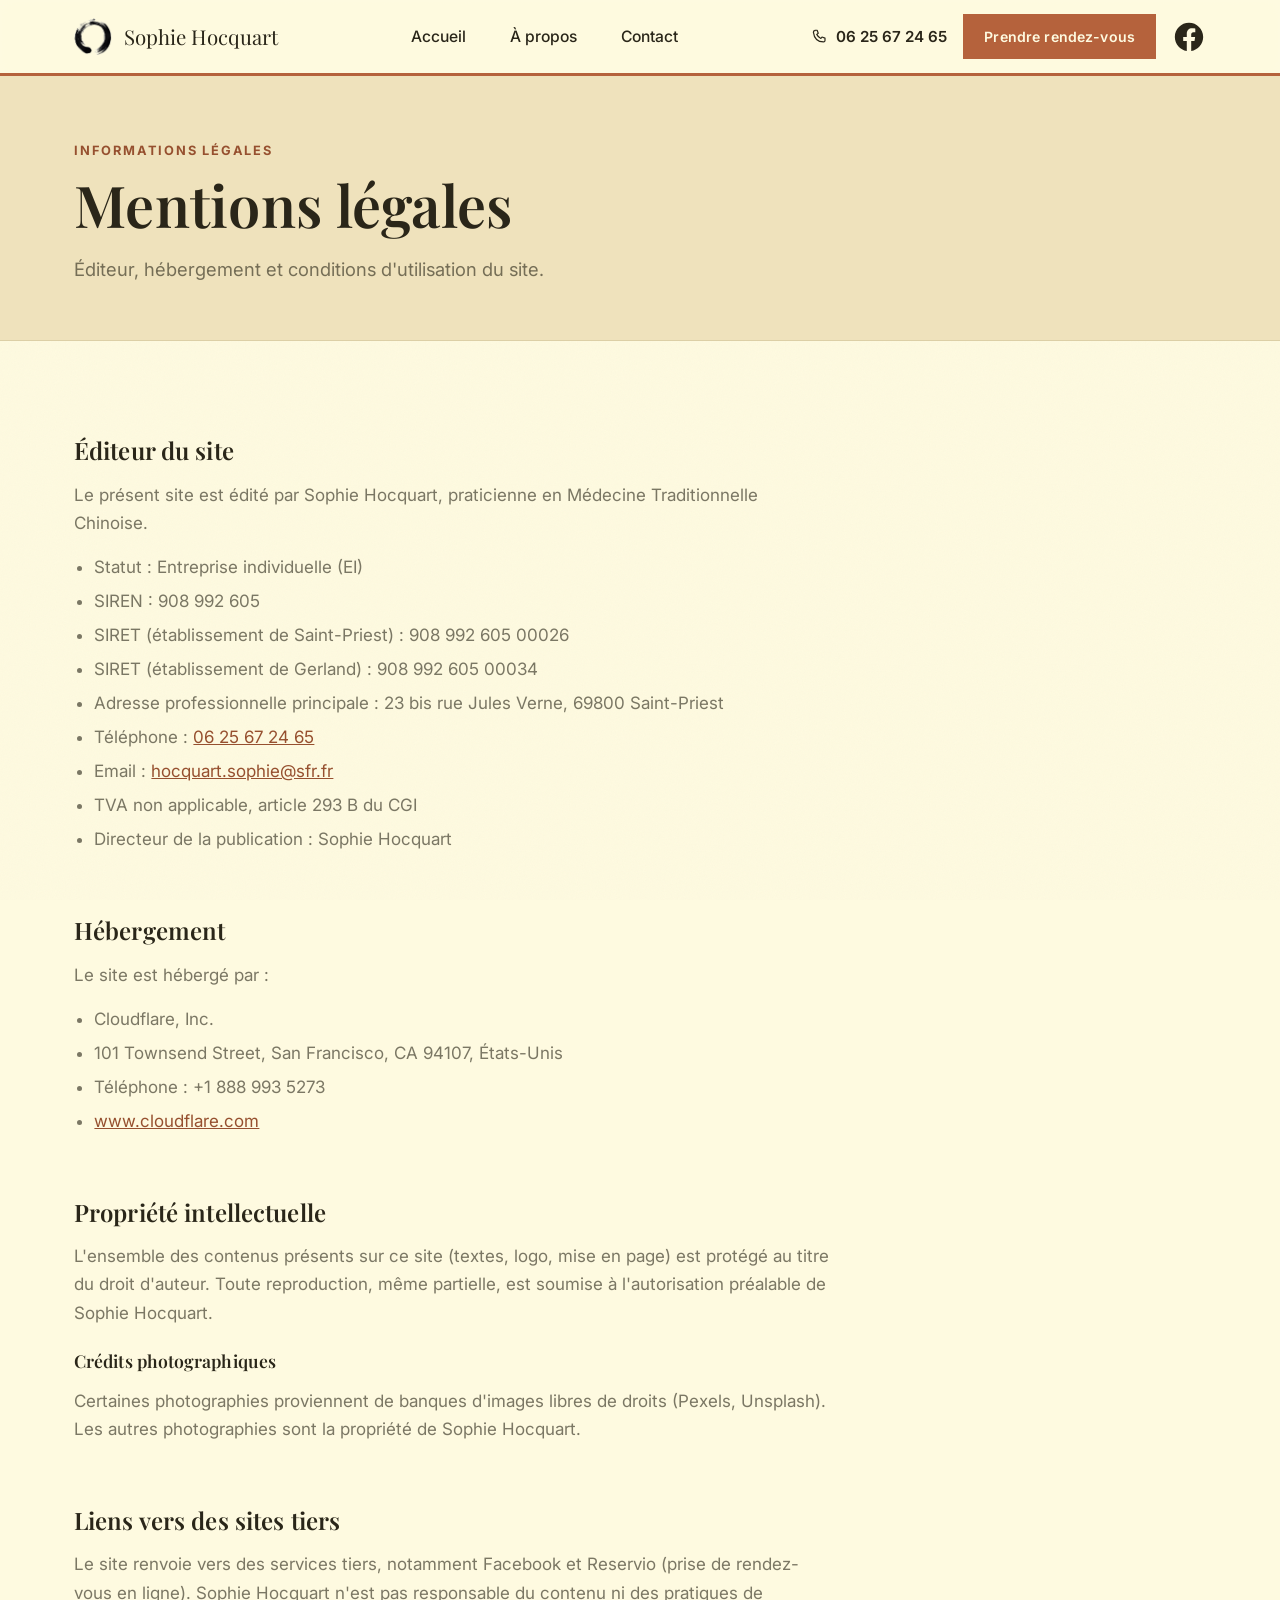
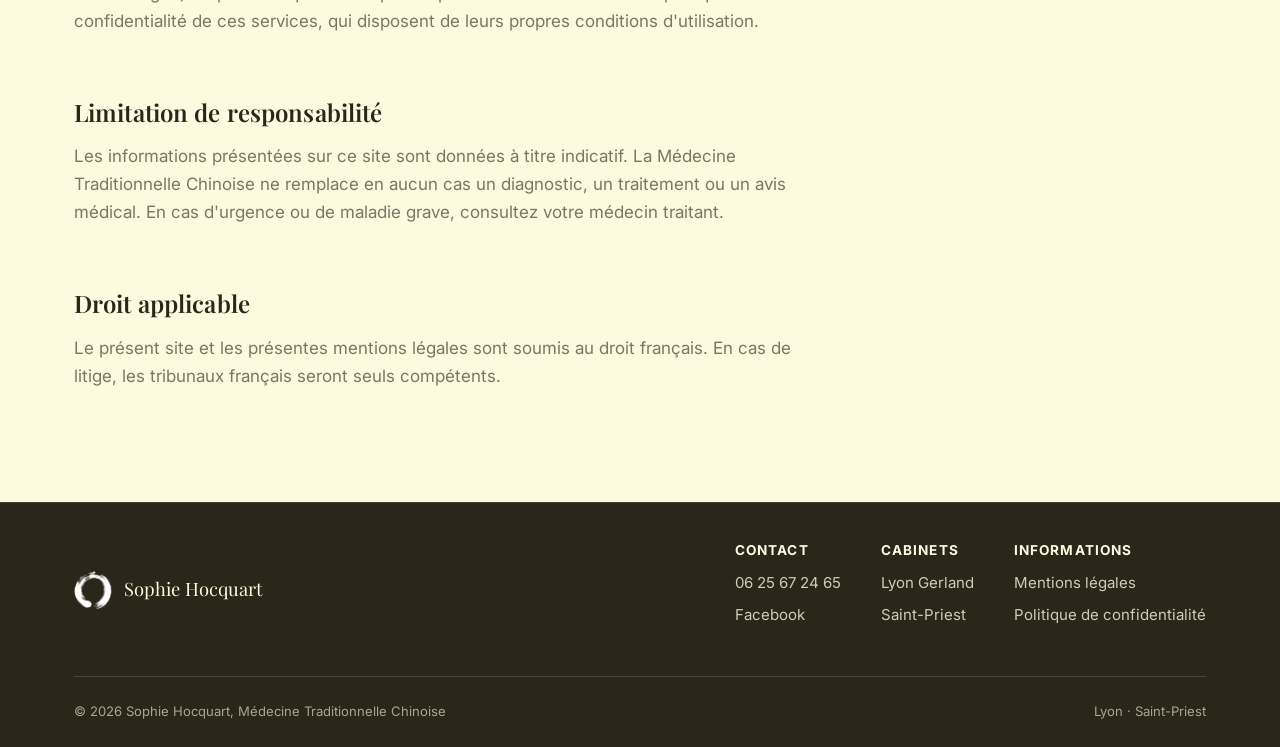
<file: mentions-legales/index.html>
<!DOCTYPE html>
<html lang="fr">
<head>
<meta charset="utf-8">
<meta name="viewport" content="width=device-width, initial-scale=1">
<title>Mentions légales, Sophie Hocquart, Médecine Traditionnelle Chinoise</title>
<meta name="description" content="Mentions légales du site de Sophie Hocquart, praticienne en médecine traditionnelle chinoise à Lyon Gerland et Saint-Priest.">
<link rel="canonical" href="https://sophie-hocquart-mtc.fr/mentions-legales/">
<meta name="robots" content="noindex, follow">
<meta property="og:type" content="website">
<meta property="og:site_name" content="Sophie Hocquart, Médecine Traditionnelle Chinoise">
<meta property="og:locale" content="fr_FR">
<meta property="og:title" content="Mentions légales, Sophie Hocquart, Médecine Traditionnelle Chinoise">
<meta property="og:description" content="Mentions légales du site de Sophie Hocquart, praticienne en médecine traditionnelle chinoise à Lyon Gerland et Saint-Priest.">
<meta property="og:url" content="https://sophie-hocquart-mtc.fr/mentions-legales/">
<link rel="stylesheet" href="../styles.css">
<script defer src="../nav.js"></script>
</head>
<body>

<header class="site-header">
  <div class="container">
    <a href="../" class="brand">
      <span class="brand-mark"><img src="../images/logo-enso.png" alt="Sophie Hocquart"></span>
      <span class="brand-name">Sophie Hocquart</span>
    </a>
    <nav class="main-nav" id="main-nav">
      <a href="../">Accueil</a>
      <a href="../a-propos/">À propos</a>
      <a href="../contact/">Contact</a>
    </nav>
    <div class="header-actions">
      <a href="tel:+33625672465" class="call-link">
        <svg viewBox="0 0 24 24" width="18" height="18" fill="none" stroke="currentColor" stroke-width="1.6" stroke-linecap="round" stroke-linejoin="round"><path d="M6.5 3h3l1.5 4-2 1.5a12 12 0 0 0 5.5 5.5l1.5-2 4 1.5v3c0 1.1-.9 2-2 2C10.5 18.5 5.5 13.5 4.5 5.5c0-1.1.9-2 2-2Z"/></svg>
        <span>06 25 67 24 65</span>
      </a>
      <a href="../contact/" class="btn btn-argile btn-sm btn-header">Prendre rendez-vous</a>
      <a href="https://www.facebook.com/profile.php?id=61591639384010" target="_blank" rel="noopener" class="social-link" aria-label="Facebook">
        <svg viewBox="0 0 24 24" width="34" height="34" fill="currentColor"><path d="M22 12c0-5.523-4.477-10-10-10S2 6.477 2 12c0 4.991 3.657 9.128 8.438 9.878v-6.987h-2.54V12h2.54V9.797c0-2.506 1.492-3.89 3.777-3.89 1.094 0 2.238.195 2.238.195v2.46h-1.26c-1.243 0-1.63.771-1.63 1.562V12h2.773l-.443 2.89h-2.33v6.988C18.343 21.128 22 16.991 22 12Z"/></svg>
      </a>
      <button class="nav-toggle" aria-label="Ouvrir le menu" aria-expanded="false">
        <span></span><span></span><span></span>
      </button>
    </div>
  </div>
</header>

<main>

  <!-- TITRE -->
  <section class="page-header">
    <div class="container">
      <span class="eyebrow">Informations légales</span>
      <h1>Mentions légales</h1>
      <p class="lead">Éditeur, hébergement et conditions d'utilisation du site.</p>
    </div>
  </section>

  <!-- CONTENU -->
  <section class="section">
    <div class="container">
      <div class="legal-content">

        <h2>Éditeur du site</h2>
        <p>Le présent site est édité par Sophie Hocquart, praticienne en Médecine Traditionnelle Chinoise.</p>
        <ul>
          <li>Statut : Entreprise individuelle (EI)</li>
          <li>SIREN : 908 992 605</li>
          <li>SIRET (établissement de Saint-Priest) : 908 992 605 00026</li>
          <li>SIRET (établissement de Gerland) : 908 992 605 00034</li>
          <li>Adresse professionnelle principale : 23 bis rue Jules Verne, 69800 Saint-Priest</li>
          <li>Téléphone : <a href="tel:+33625672465">06 25 67 24 65</a></li>
          <li>Email : <a href="mailto:hocquart.sophie@sfr.fr">hocquart.sophie@sfr.fr</a></li>
          <li>TVA non applicable, article 293 B du CGI</li>
          <li>Directeur de la publication : Sophie Hocquart</li>
        </ul>

        <h2>Hébergement</h2>
        <p>Le site est hébergé par :</p>
        <ul>
          <li>Cloudflare, Inc.</li>
          <li>101 Townsend Street, San Francisco, CA 94107, États-Unis</li>
          <li>Téléphone : +1 888 993 5273</li>
          <li><a href="https://www.cloudflare.com" target="_blank" rel="noopener">www.cloudflare.com</a></li>
        </ul>

        <h2>Propriété intellectuelle</h2>
        <p>L'ensemble des contenus présents sur ce site (textes, logo, mise en page) est protégé au titre du droit d'auteur. Toute reproduction, même partielle, est soumise à l'autorisation préalable de Sophie Hocquart.</p>

        <h3>Crédits photographiques</h3>
        <p>Certaines photographies proviennent de banques d'images libres de droits (Pexels, Unsplash). Les autres photographies sont la propriété de Sophie Hocquart.</p>

        <h2>Liens vers des sites tiers</h2>
        <p>Le site renvoie vers des services tiers, notamment Facebook et Reservio (prise de rendez-vous en ligne). Sophie Hocquart n'est pas responsable du contenu ni des pratiques de confidentialité de ces services, qui disposent de leurs propres conditions d'utilisation.</p>

        <h2>Limitation de responsabilité</h2>
        <p>Les informations présentées sur ce site sont données à titre indicatif. La Médecine Traditionnelle Chinoise ne remplace en aucun cas un diagnostic, un traitement ou un avis médical. En cas d'urgence ou de maladie grave, consultez votre médecin traitant.</p>

        <h2>Droit applicable</h2>
        <p>Le présent site et les présentes mentions légales sont soumis au droit français. En cas de litige, les tribunaux français seront seuls compétents.</p>

      </div>
    </div>
  </section>

</main>

<footer class="site-footer grain">
  <div class="container">
    <div class="footer-top">
      <div class="footer-brand">
        <span class="brand-mark"><img src="../images/logo-enso.png" alt="Sophie Hocquart"></span>
        <span class="footer-brand-name">Sophie Hocquart</span>
      </div>
      <div class="footer-links">
        <div class="footer-col">
          <h4>Contact</h4>
          <a href="tel:+33625672465">06 25 67 24 65</a>
          <a href="https://www.facebook.com/profile.php?id=61591639384010" target="_blank" rel="noopener">Facebook</a>
        </div>
        <div class="footer-col">
          <h4>Cabinets</h4>
          <a href="../contact/">Lyon Gerland</a>
          <a href="../contact/">Saint-Priest</a>
        </div>
        <div class="footer-col">
          <h4>Informations</h4>
          <a href="../mentions-legales/">Mentions légales</a>
          <a href="../politique-de-confidentialite/">Politique de confidentialité</a>
        </div>
      </div>
    </div>
    <div class="footer-bottom">
      <span>© 2026 Sophie Hocquart, Médecine Traditionnelle Chinoise</span>
      <span>Lyon · Saint-Priest</span>
    </div>
  </div>
</footer>

</body>
</html>
</file>
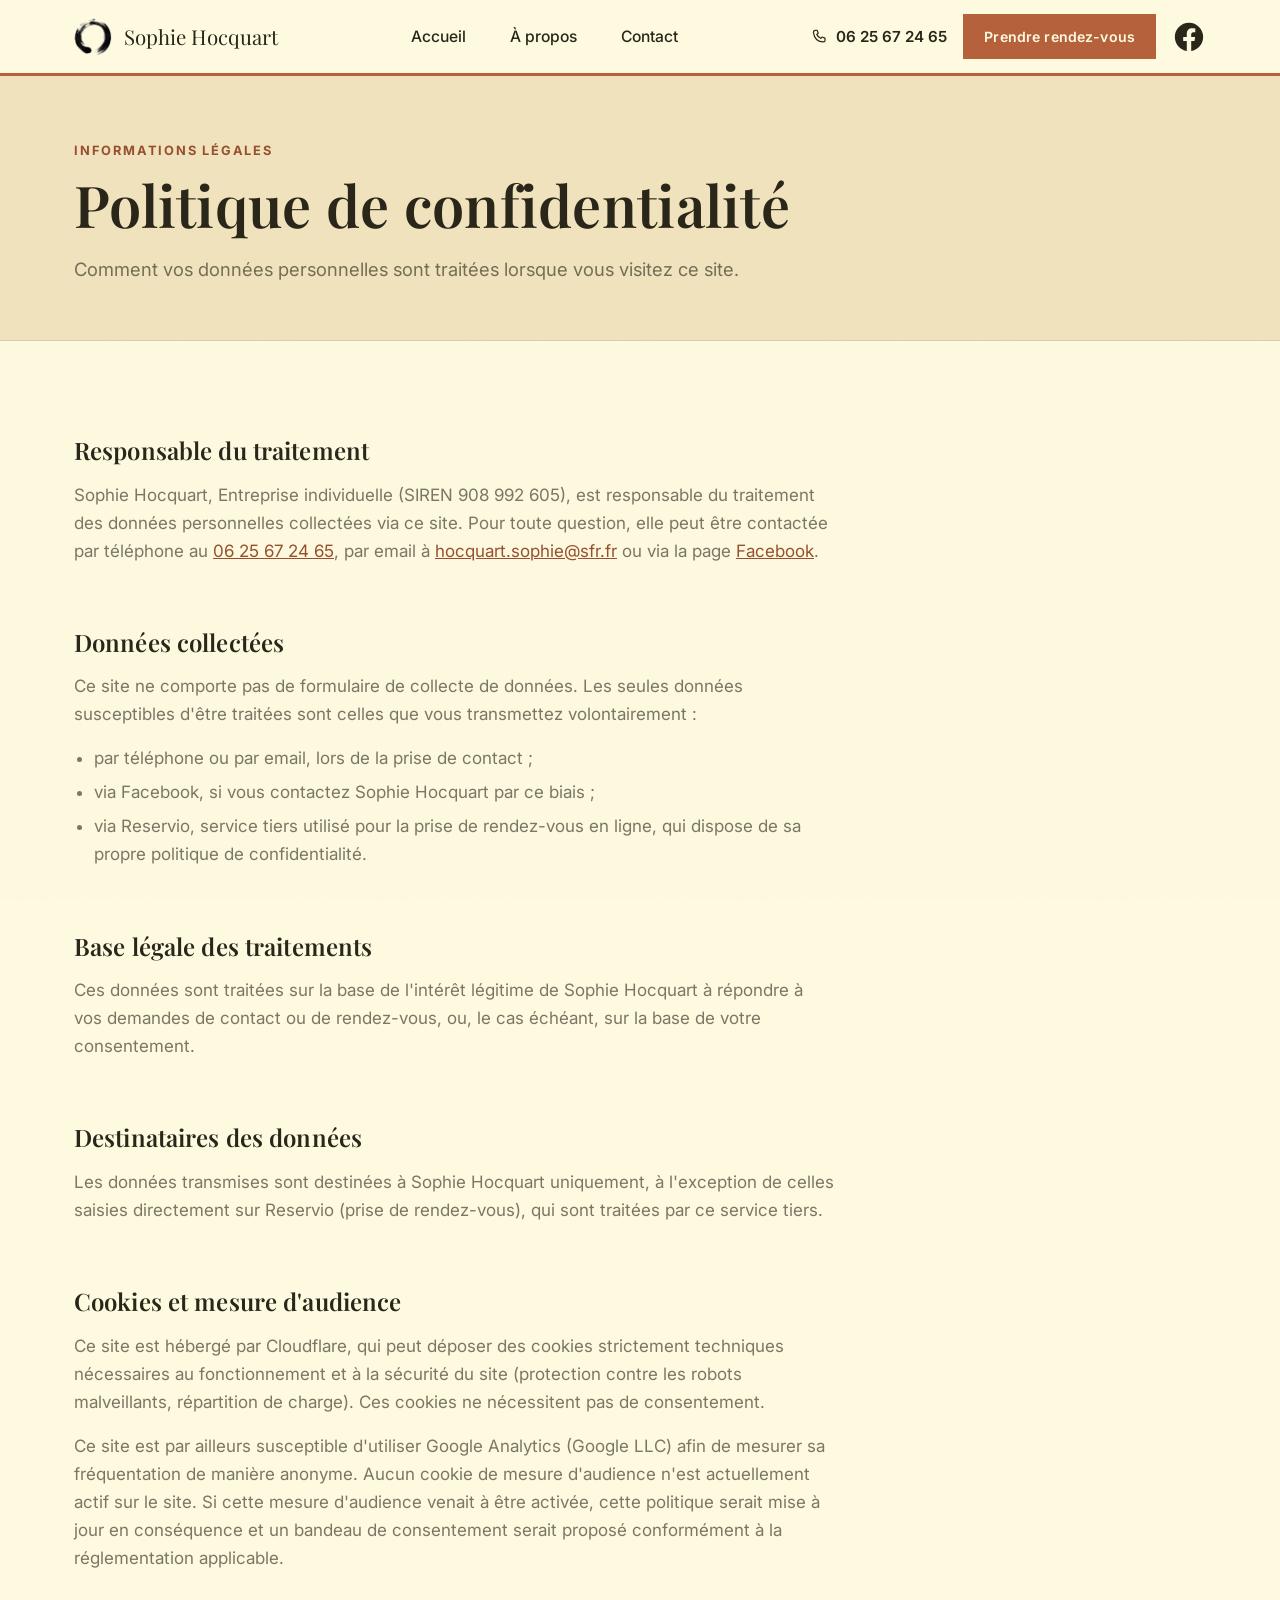
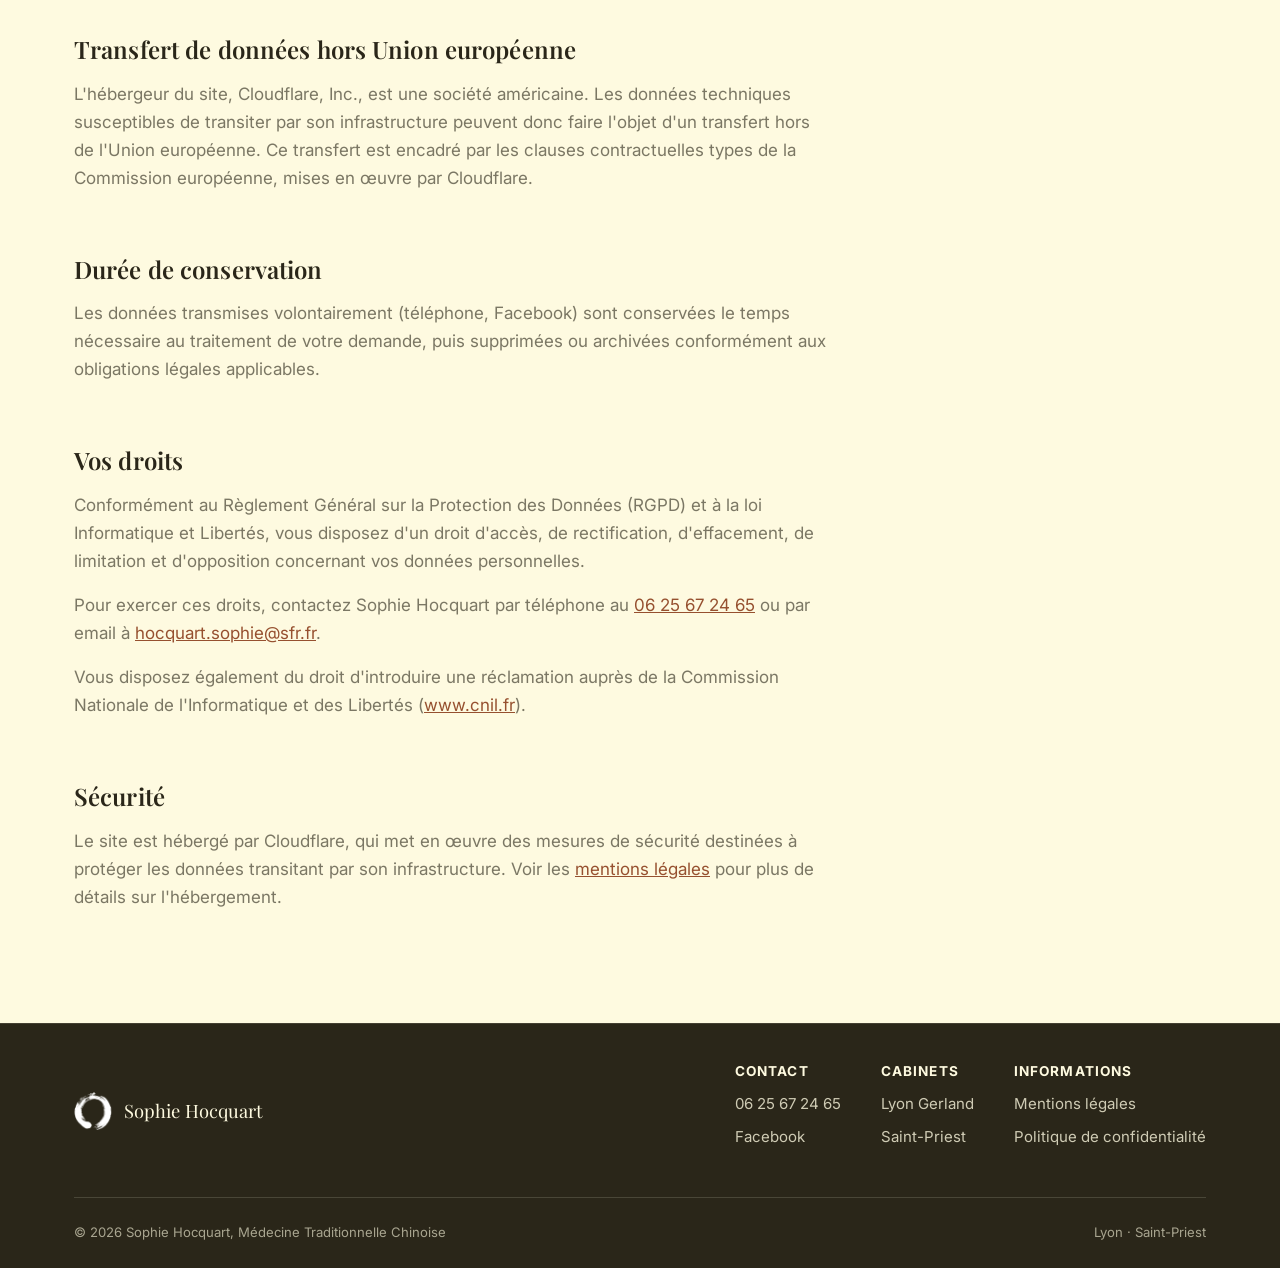
<file: politique-de-confidentialite/index.html>
<!DOCTYPE html>
<html lang="fr">
<head>
<meta charset="utf-8">
<meta name="viewport" content="width=device-width, initial-scale=1">
<title>Politique de confidentialité, Sophie Hocquart, Médecine Traditionnelle Chinoise</title>
<meta name="description" content="Politique de confidentialité et protection des données personnelles du site de Sophie Hocquart, praticienne en médecine traditionnelle chinoise.">
<link rel="canonical" href="https://sophie-hocquart-mtc.fr/politique-de-confidentialite/">
<meta name="robots" content="noindex, follow">
<meta property="og:type" content="website">
<meta property="og:site_name" content="Sophie Hocquart, Médecine Traditionnelle Chinoise">
<meta property="og:locale" content="fr_FR">
<meta property="og:title" content="Politique de confidentialité, Sophie Hocquart, Médecine Traditionnelle Chinoise">
<meta property="og:description" content="Politique de confidentialité et protection des données personnelles du site de Sophie Hocquart, praticienne en médecine traditionnelle chinoise.">
<meta property="og:url" content="https://sophie-hocquart-mtc.fr/politique-de-confidentialite/">
<link rel="stylesheet" href="../styles.css">
<script defer src="../nav.js"></script>
</head>
<body>

<header class="site-header">
  <div class="container">
    <a href="../" class="brand">
      <span class="brand-mark"><img src="../images/logo-enso.png" alt="Sophie Hocquart"></span>
      <span class="brand-name">Sophie Hocquart</span>
    </a>
    <nav class="main-nav" id="main-nav">
      <a href="../">Accueil</a>
      <a href="../a-propos/">À propos</a>
      <a href="../contact/">Contact</a>
    </nav>
    <div class="header-actions">
      <a href="tel:+33625672465" class="call-link">
        <svg viewBox="0 0 24 24" width="18" height="18" fill="none" stroke="currentColor" stroke-width="1.6" stroke-linecap="round" stroke-linejoin="round"><path d="M6.5 3h3l1.5 4-2 1.5a12 12 0 0 0 5.5 5.5l1.5-2 4 1.5v3c0 1.1-.9 2-2 2C10.5 18.5 5.5 13.5 4.5 5.5c0-1.1.9-2 2-2Z"/></svg>
        <span>06 25 67 24 65</span>
      </a>
      <a href="../contact/" class="btn btn-argile btn-sm btn-header">Prendre rendez-vous</a>
      <a href="https://www.facebook.com/profile.php?id=61591639384010" target="_blank" rel="noopener" class="social-link" aria-label="Facebook">
        <svg viewBox="0 0 24 24" width="34" height="34" fill="currentColor"><path d="M22 12c0-5.523-4.477-10-10-10S2 6.477 2 12c0 4.991 3.657 9.128 8.438 9.878v-6.987h-2.54V12h2.54V9.797c0-2.506 1.492-3.89 3.777-3.89 1.094 0 2.238.195 2.238.195v2.46h-1.26c-1.243 0-1.63.771-1.63 1.562V12h2.773l-.443 2.89h-2.33v6.988C18.343 21.128 22 16.991 22 12Z"/></svg>
      </a>
      <button class="nav-toggle" aria-label="Ouvrir le menu" aria-expanded="false">
        <span></span><span></span><span></span>
      </button>
    </div>
  </div>
</header>

<main>

  <!-- TITRE -->
  <section class="page-header">
    <div class="container">
      <span class="eyebrow">Informations légales</span>
      <h1>Politique de confidentialité</h1>
      <p class="lead">Comment vos données personnelles sont traitées lorsque vous visitez ce site.</p>
    </div>
  </section>

  <!-- CONTENU -->
  <section class="section">
    <div class="container">
      <div class="legal-content">

        <h2>Responsable du traitement</h2>
        <p>Sophie Hocquart, Entreprise individuelle (SIREN 908 992 605), est responsable du traitement des données personnelles collectées via ce site. Pour toute question, elle peut être contactée par téléphone au <a href="tel:+33625672465">06 25 67 24 65</a>, par email à <a href="mailto:hocquart.sophie@sfr.fr">hocquart.sophie@sfr.fr</a> ou via la page <a href="https://www.facebook.com/profile.php?id=61591639384010" target="_blank" rel="noopener">Facebook</a>.</p>

        <h2>Données collectées</h2>
        <p>Ce site ne comporte pas de formulaire de collecte de données. Les seules données susceptibles d'être traitées sont celles que vous transmettez volontairement :</p>
        <ul>
          <li>par téléphone ou par email, lors de la prise de contact ;</li>
          <li>via Facebook, si vous contactez Sophie Hocquart par ce biais ;</li>
          <li>via Reservio, service tiers utilisé pour la prise de rendez-vous en ligne, qui dispose de sa propre politique de confidentialité.</li>
        </ul>

        <h2>Base légale des traitements</h2>
        <p>Ces données sont traitées sur la base de l'intérêt légitime de Sophie Hocquart à répondre à vos demandes de contact ou de rendez-vous, ou, le cas échéant, sur la base de votre consentement.</p>

        <h2>Destinataires des données</h2>
        <p>Les données transmises sont destinées à Sophie Hocquart uniquement, à l'exception de celles saisies directement sur Reservio (prise de rendez-vous), qui sont traitées par ce service tiers.</p>

        <h2>Cookies et mesure d'audience</h2>
        <p>Ce site est hébergé par Cloudflare, qui peut déposer des cookies strictement techniques nécessaires au fonctionnement et à la sécurité du site (protection contre les robots malveillants, répartition de charge). Ces cookies ne nécessitent pas de consentement.</p>
        <p>Ce site est par ailleurs susceptible d'utiliser Google Analytics (Google LLC) afin de mesurer sa fréquentation de manière anonyme. Aucun cookie de mesure d'audience n'est actuellement actif sur le site. Si cette mesure d'audience venait à être activée, cette politique serait mise à jour en conséquence et un bandeau de consentement serait proposé conformément à la réglementation applicable.</p>

        <h2>Transfert de données hors Union européenne</h2>
        <p>L'hébergeur du site, Cloudflare, Inc., est une société américaine. Les données techniques susceptibles de transiter par son infrastructure peuvent donc faire l'objet d'un transfert hors de l'Union européenne. Ce transfert est encadré par les clauses contractuelles types de la Commission européenne, mises en œuvre par Cloudflare.</p>

        <h2>Durée de conservation</h2>
        <p>Les données transmises volontairement (téléphone, Facebook) sont conservées le temps nécessaire au traitement de votre demande, puis supprimées ou archivées conformément aux obligations légales applicables.</p>

        <h2>Vos droits</h2>
        <p>Conformément au Règlement Général sur la Protection des Données (RGPD) et à la loi Informatique et Libertés, vous disposez d'un droit d'accès, de rectification, d'effacement, de limitation et d'opposition concernant vos données personnelles.</p>
        <p>Pour exercer ces droits, contactez Sophie Hocquart par téléphone au <a href="tel:+33625672465">06 25 67 24 65</a> ou par email à <a href="mailto:hocquart.sophie@sfr.fr">hocquart.sophie@sfr.fr</a>.</p>
        <p>Vous disposez également du droit d'introduire une réclamation auprès de la Commission Nationale de l'Informatique et des Libertés (<a href="https://www.cnil.fr" target="_blank" rel="noopener">www.cnil.fr</a>).</p>

        <h2>Sécurité</h2>
        <p>Le site est hébergé par Cloudflare, qui met en œuvre des mesures de sécurité destinées à protéger les données transitant par son infrastructure. Voir les <a href="../mentions-legales/">mentions légales</a> pour plus de détails sur l'hébergement.</p>

      </div>
    </div>
  </section>

</main>

<footer class="site-footer grain">
  <div class="container">
    <div class="footer-top">
      <div class="footer-brand">
        <span class="brand-mark"><img src="../images/logo-enso.png" alt="Sophie Hocquart"></span>
        <span class="footer-brand-name">Sophie Hocquart</span>
      </div>
      <div class="footer-links">
        <div class="footer-col">
          <h4>Contact</h4>
          <a href="tel:+33625672465">06 25 67 24 65</a>
          <a href="https://www.facebook.com/profile.php?id=61591639384010" target="_blank" rel="noopener">Facebook</a>
        </div>
        <div class="footer-col">
          <h4>Cabinets</h4>
          <a href="../contact/">Lyon Gerland</a>
          <a href="../contact/">Saint-Priest</a>
        </div>
        <div class="footer-col">
          <h4>Informations</h4>
          <a href="../mentions-legales/">Mentions légales</a>
          <a href="../politique-de-confidentialite/">Politique de confidentialité</a>
        </div>
      </div>
    </div>
    <div class="footer-bottom">
      <span>© 2026 Sophie Hocquart, Médecine Traditionnelle Chinoise</span>
      <span>Lyon · Saint-Priest</span>
    </div>
  </div>
</footer>

</body>
</html>
</file>
<file: styles.css>
@import url('https://fonts.googleapis.com/css2?family=Playfair+Display:ital,wght@0,400;0,500;0,600;0,700;1,500&family=Inter:wght@300;400;500;600;700&display=swap');

/* ---------- Design tokens ---------- */
:root{
  /* Charte graphique Sophie Hocquart MTC */
  --creme:      #FEFAE0;
  --creme-2:    #EFE2BC; /* décroché plus marqué pour bandes alternées */
  --olive:      #6E7C4E;
  --olive-fonce:#333B22;
  --argile:     #B5623C;
  --argile-fonce:#96502F;
  --sable:      #DCCFA6;
  --encre:      #2A2619;
  --encre-60:   rgba(42,38,25,.62);

  --font-titre: 'Playfair Display', Georgia, serif;
  --font-texte: 'Inter', -apple-system, BlinkMacSystemFont, sans-serif;

  --container: 1180px;
  --space-1: 8px;
  --space-2: 16px;
  --space-3: 24px;
  --space-4: 40px;
  --space-5: 64px;
  --space-6: 96px;
  --space-7: 140px;
}

*,*::before,*::after{box-sizing:border-box;}
html{scroll-behavior:smooth;overflow-x:hidden;}
body{
  margin:0;
  overflow-x:hidden;
  background:var(--creme);
  color:var(--encre);
  font-family:var(--font-texte);
  font-size:17px;
  line-height:1.65;
  -webkit-font-smoothing:antialiased;
  position:relative;
}
img{max-width:100%;display:block;}
a{color:inherit;}
h1,h2,h3,h4{
  font-family:var(--font-titre);
  font-weight:600;
  line-height:1.15;
  margin:0 0 var(--space-2);
  letter-spacing:.005em;
}
h1{font-size:clamp(2.4rem,4.6vw,3.6rem);font-weight:600;}
h2{font-size:clamp(1.9rem,3.2vw,2.6rem);}
h3{font-size:1.35rem;}
p{margin:0 0 var(--space-2);}
.lead{font-size:1.15rem;color:var(--encre-60);}

/* Grain de papier, texture subtile en filigrane, appliquée via SVG turbulence */
.grain{position:relative;}
.grain::after{
  content:"";
  position:absolute;inset:0;
  pointer-events:none;
  opacity:.05;
  mix-blend-mode:multiply;
  background-image:url("data:image/svg+xml,%3Csvg xmlns='http://www.w3.org/2000/svg' width='180' height='180'%3E%3Cfilter id='n'%3E%3CfeTurbulence type='fractalNoise' baseFrequency='0.85' numOctaves='3' stitchTiles='stitch'/%3E%3C/filter%3E%3Crect width='100%25' height='100%25' filter='url(%23n)'/%3E%3C/svg%3E");
}
body::before{
  content:"";
  position:fixed;inset:0;
  pointer-events:none;
  z-index:0;
  opacity:.035;
  mix-blend-mode:multiply;
  background-image:url("data:image/svg+xml,%3Csvg xmlns='http://www.w3.org/2000/svg' width='180' height='180'%3E%3Cfilter id='n'%3E%3CfeTurbulence type='fractalNoise' baseFrequency='0.85' numOctaves='3' stitchTiles='stitch'/%3E%3C/filter%3E%3Crect width='100%25' height='100%25' filter='url(%23n)'/%3E%3C/svg%3E");
}

/* Filigrane enso décoratif */
.enso-bg{
  position:absolute;
  pointer-events:none;
  opacity:.055;
  z-index:0;
  filter:brightness(0);
}
.enso-bg img{width:100%;height:100%;object-fit:contain;}

.container{max-width:var(--container);margin:0 auto;padding:0 var(--space-3);position:relative;z-index:1;}
section{position:relative;}

/* ---------- Boutons ---------- */
.btn{
  display:inline-flex;align-items:center;justify-content:center;gap:8px;
  font-family:var(--font-texte);font-weight:600;font-size:.98rem;
  padding:15px 30px;
  border:1px solid transparent;
  cursor:pointer;
  text-decoration:none;
  letter-spacing:.01em;
  transition:background-color .2s ease,border-color .2s ease,color .2s ease,transform .15s ease;
  border-radius:0;
  white-space:nowrap;
}
.btn:active{transform:translateY(1px);}
.btn-argile{background:var(--argile);color:var(--creme);}
.btn-argile:hover{background:var(--argile-fonce);}
.btn-olive{background:var(--olive-fonce);color:var(--creme);}
.btn-olive:hover{background:#242c16;}
.btn-outline{background:transparent;color:var(--encre);border-color:var(--encre);}
.btn-outline:hover{background:var(--encre);color:var(--creme);}
.btn-outline-creme{background:transparent;color:var(--creme);border-color:var(--creme);}
.btn-outline-creme:hover{background:var(--creme);color:var(--olive-fonce);}
.btn-sm{padding:10px 20px;font-size:.88rem;}

/* ---------- Header ---------- */
.site-header{
  position:sticky;top:0;z-index:50;
  background:rgba(254,250,224,.92);
  backdrop-filter:saturate(120%) blur(6px);
  border-bottom:3px solid var(--argile);
}
.site-header .container{
  display:flex;align-items:center;justify-content:space-between;
  padding-top:14px;padding-bottom:14px;
  gap:var(--space-3);
}
.brand{display:flex;align-items:center;gap:12px;text-decoration:none;flex:none;}
.brand-mark{width:38px;height:38px;flex:none;}
.brand-mark img{width:100%;height:100%;object-fit:contain;}
.brand-name{font-family:var(--font-titre);font-size:1.28rem;color:var(--encre);white-space:nowrap;}

.main-nav{display:flex;align-items:center;gap:var(--space-4);flex:1;justify-content:center;}
.main-nav a{
  text-decoration:none;color:var(--encre);font-size:.98rem;font-weight:500;
  padding:6px 2px;position:relative;
}
.main-nav a::after{
  content:"";position:absolute;left:0;bottom:0;width:0;height:2px;background:var(--argile);
  transition:width .2s ease;
}
.main-nav a:hover::after,.main-nav a.active::after{width:100%;}
.main-nav a.active{color:var(--argile-fonce);}

.header-actions{display:flex;align-items:center;gap:var(--space-2);flex:none;}
.call-link{
  display:flex;align-items:center;gap:8px;font-weight:600;font-size:.95rem;
  text-decoration:none;color:var(--encre);white-space:nowrap;
}
.call-link svg{flex:none;}

.social-link{display:flex;align-items:center;color:var(--encre);flex:none;}
.social-link:hover{color:var(--argile-fonce);}

.nav-toggle{
  display:none;flex-direction:column;justify-content:center;gap:5px;
  width:40px;height:40px;border:1px solid var(--encre);background:transparent;cursor:pointer;flex:none;
}
.nav-toggle span{display:block;width:20px;height:2px;background:var(--encre);margin:0 auto;transition:transform .25s ease,opacity .2s ease;}
.nav-toggle[aria-expanded="true"] span:nth-child(1){transform:translateY(7px) rotate(45deg);}
.nav-toggle[aria-expanded="true"] span:nth-child(2){opacity:0;}
.nav-toggle[aria-expanded="true"] span:nth-child(3){transform:translateY(-7px) rotate(-45deg);}

@media (max-width:900px){
  .main-nav{
    position:absolute;top:100%;left:0;right:0;
    background:var(--creme);
    flex-direction:column;align-items:stretch;justify-content:flex-start;
    gap:0;padding:0;
    max-height:0;overflow:hidden;
    transition:max-height .35s ease;
    border-bottom:1px solid rgba(42,38,25,.1);
    box-shadow:0 16px 24px rgba(42,38,25,.12);
  }
  .main-nav.open{padding:var(--space-2) 0;overflow-y:auto;max-height:600px;}
  .main-nav a{padding:16px var(--space-3);border-bottom:1px solid rgba(42,38,25,.08);}
  .main-nav a::after{display:none;}
  .call-link span{display:none;}
  .nav-toggle{display:flex;}
}
@media (max-width:600px){
  .btn-header{display:none;}
  .site-header .container{gap:var(--space-2);}
  .header-actions{gap:10px;}
}
@media (max-width:520px){
  .brand-name{font-size:1.05rem;}
}
@media (max-width:480px){
  :root{--space-3:16px;}
}
@media (max-width:360px){
  .social-link svg{width:26px;height:26px;}
  .brand-name{font-size:.95rem;}
}

/* ---------- Hero ---------- */
.hero{padding:var(--space-5) 0 var(--space-6);overflow:hidden;}
.hero .container{
  display:grid;grid-template-columns:1.05fr .95fr;gap:var(--space-5);align-items:center;
}
.hero-copy .kicker{
  display:inline-block;font-size:.82rem;letter-spacing:.14em;text-transform:uppercase;
  color:var(--argile-fonce);font-weight:600;margin-bottom:var(--space-2);
}
.hero-copy h1{margin-bottom:var(--space-3);}
.hero-copy .lead{max-width:46ch;margin-bottom:var(--space-4);}
.hero-actions{display:flex;gap:var(--space-2);flex-wrap:wrap;}
.hero-figure{position:relative;}
.hero-figure img{width:100%;height:600px;object-fit:cover;}
.hero-figure::before{
  content:"";position:absolute;top:24px;left:24px;right:-24px;bottom:-24px;
  border:1px solid var(--sable);z-index:-1;
}
@media (max-width:900px){
  .hero .container{grid-template-columns:1fr;gap:var(--space-4);}
  .hero-figure{order:-1;}
  .hero-figure img{height:340px;}
  .hero-figure::before{display:none;}
  .hero{padding:var(--space-4) 0 var(--space-5);}
}

/* ---------- Sections génériques ---------- */
.section{padding:var(--space-6) 0;}
.section-tight{padding:var(--space-5) 0;}
.section-alt{background:var(--creme-2);}
.section-header{max-width:720px;margin:0 auto var(--space-5);text-align:center;}
.section-header.left{margin-left:0;text-align:left;}
.eyebrow{
  display:block;font-size:.8rem;letter-spacing:.14em;text-transform:uppercase;
  color:var(--olive-fonce);font-weight:700;margin-bottom:10px;
}
@media (max-width:700px){
  .section{padding:var(--space-5) 0;}
}

/* Présentation courte (texte seul, éditorial) */
.intro-block{max-width:800px;margin:0 auto;}
.intro-block p{font-size:1.2rem;line-height:1.75;color:var(--encre);}
.intro-block p:first-of-type::first-letter{
  font-family:var(--font-titre);font-size:3.6rem;line-height:.7;float:left;
  padding:8px 10px 0 0;color:var(--argile-fonce);font-weight:600;
}

/* Grille "Souffrez-vous de" */
.symptom-grid{
  display:grid;grid-template-columns:repeat(3,1fr);gap:var(--space-3);
}
.symptom-card{
  background:var(--creme);border:1px solid var(--sable);
  padding:var(--space-4) var(--space-3);
  display:flex;flex-direction:column;align-items:center;text-align:center;gap:14px;
}
.symptom-card svg{flex:none;color:var(--olive-fonce);}
.symptom-card p{margin:0;font-size:.98rem;color:var(--encre);}
@media (max-width:900px){.symptom-grid{grid-template-columns:repeat(2,1fr);}}
@media (max-width:600px){.symptom-grid{grid-template-columns:1fr;}}

/* Prestations teaser */
.teaser-grid{display:grid;grid-template-columns:1fr 1fr;gap:var(--space-3);}
.teaser-card{
  background:var(--creme);color:var(--encre);border:1px solid var(--sable);
  padding:var(--space-4);
  display:flex;flex-direction:column;gap:var(--space-2);
  text-decoration:none;
  position:relative;overflow:hidden;
}
.teaser-card svg{color:var(--olive-fonce);}
.teaser-card p{color:var(--encre-60);}
.teaser-card .price{font-family:var(--font-titre);font-size:1.5rem;margin-top:auto;color:var(--argile-fonce);}
.teaser-card .go{font-size:.88rem;font-weight:600;color:var(--encre);display:inline-flex;align-items:center;gap:6px;text-decoration:underline;text-underline-offset:4px;}
@media (max-width:760px){.teaser-grid{grid-template-columns:1fr;}}

/* Avis clients */
.rating-line{display:flex;flex-direction:column;align-items:center;gap:10px;margin-bottom:var(--space-5);}
.rating-title{font-family:var(--font-titre);font-size:clamp(1.8rem,3vw,2.4rem);font-weight:600;color:var(--olive-fonce);}
.rating-stars{display:flex;gap:4px;color:var(--argile);}
.rating-score{font-size:.95rem;font-weight:600;letter-spacing:.04em;color:var(--encre-60);}
.testi-grid{display:grid;grid-template-columns:repeat(3,1fr);gap:var(--space-3);}
.testi-card{
  background:var(--creme);border:1px solid var(--sable);padding:var(--space-3);
  display:flex;flex-direction:column;gap:var(--space-2);
}
.testi-card p{font-style:italic;color:var(--encre);margin:0;font-size:.98rem;}
.testi-name{font-style:normal;font-weight:600;font-size:.88rem;color:var(--olive-fonce);}
@media (max-width:900px){.testi-grid{grid-template-columns:1fr;}}

/* Bandeau CTA final */
.cta-band{
  background:var(--olive-fonce);color:var(--creme);
  padding:var(--space-5) 0;text-align:center;overflow:hidden;position:relative;
}
.cta-band h2{color:var(--creme);}
.cta-band .lead{color:rgba(254,250,224,.78);max-width:52ch;margin:0 auto var(--space-4);}
.cta-band .enso-bg{width:640px;height:640px;top:50%;left:50%;transform:translate(-50%,-50%);filter:brightness(0) invert(1);opacity:.06;}

/* Footer */
.site-footer{background:var(--encre);color:rgba(254,250,224,.85);padding:var(--space-4) 0 var(--space-3);border-top:1px solid rgba(254,250,224,.12);}
.footer-top{display:flex;justify-content:space-between;gap:var(--space-4);flex-wrap:wrap;margin-bottom:var(--space-4);}
.footer-brand{display:flex;align-items:center;gap:12px;}
.footer-brand .brand-mark img{filter:brightness(0) invert(1);}
.footer-brand-name{font-family:var(--font-titre);color:var(--creme);font-size:1.15rem;}
.footer-links{display:flex;gap:var(--space-4);flex-wrap:wrap;}
.footer-col h4{color:var(--creme);font-family:var(--font-texte);font-weight:700;font-size:.85rem;text-transform:uppercase;letter-spacing:.08em;margin-bottom:12px;}
.footer-col a{display:block;color:rgba(254,250,224,.78);text-decoration:none;font-size:.94rem;margin-bottom:8px;}
.footer-col a:hover{color:var(--creme);}
.footer-bottom{border-top:1px solid rgba(254,250,224,.15);padding-top:var(--space-3);display:flex;justify-content:space-between;gap:var(--space-2);flex-wrap:wrap;font-size:.82rem;color:rgba(254,250,224,.6);}
@media (max-width:700px){.footer-top{flex-direction:column;}}

/* ---------- Page: bandeau titre générique ---------- */
.page-header{padding:var(--space-5) 0 var(--space-4);background:var(--creme-2);border-bottom:1px solid var(--sable);}
.page-header .eyebrow{color:var(--argile-fonce);}
.page-header .lead{max-width:60ch;}

/* ---------- À propos ---------- */
.bio-grid{display:grid;grid-template-columns:.9fr 1.1fr;gap:var(--space-5);align-items:center;}
.bio-photo{
  aspect-ratio:5/4;background:
    repeating-linear-gradient(135deg,rgba(42,38,25,.05) 0 2px,transparent 2px 10px),
    var(--sable);
  border:1px solid var(--sable);
  position:relative;display:flex;align-items:center;justify-content:center;overflow:hidden;
}
.bio-photo img{width:100%;height:100%;object-fit:cover;}
.bio-photo .enso-bg{width:70%;height:70%;position:static;opacity:.25;filter:none;}
.bio-photo .enso-bg img{filter:brightness(0);opacity:.5;}
.bio-photo span{
  position:absolute;bottom:var(--space-2);left:var(--space-2);right:var(--space-2);
  font-size:.78rem;color:var(--encre-60);text-align:center;
}
.tags{display:flex;gap:10px;flex-wrap:wrap;margin:var(--space-3) 0;}
.tag{background:var(--olive);color:var(--creme);padding:8px 16px;font-size:.85rem;font-weight:600;letter-spacing:.02em;}
.mission-quote{
  border-left:3px solid var(--argile);padding-left:var(--space-3);margin:var(--space-3) 0;
  font-family:var(--font-titre);font-size:1.25rem;font-style:italic;color:var(--olive-fonce);
}
@media (max-width:900px){.bio-grid{grid-template-columns:1fr;}.bio-photo{aspect-ratio:16/10;}}

/* Contenu + photo alterné (MTC / prestations) */
.split{display:grid;grid-template-columns:1fr 1fr;gap:var(--space-5);align-items:center;}
.split img{width:100%;height:460px;object-fit:cover;}
.split.reverse .split-media{order:2;}
.split-media{position:relative;}
.split-media::after{
  content:"";position:absolute;bottom:-18px;right:-18px;top:18px;left:18px;
  border:1px solid var(--sable);z-index:-1;
}
.split.reverse .split-media::after{right:18px;left:-18px;}
@media (max-width:900px){
  .split{grid-template-columns:1fr;}
  .split.reverse .split-media{order:0;}
  .split img{height:300px;}
  .split-media::after{display:none;}
}

.pillar-list{list-style:none;margin:var(--space-3) 0;padding:0;display:flex;flex-direction:column;gap:10px;}
.pillar-list li{display:flex;align-items:baseline;gap:10px;}
.pillar-list li::before{content:"•";color:var(--argile-fonce);font-weight:700;}

/* Déroulement séance : 3 étapes */
.session-flow{margin-top:var(--space-6);}
.session-flow .eyebrow{margin-bottom:var(--space-3);}
.steps{display:grid;grid-template-columns:repeat(3,1fr);gap:var(--space-3);}
.step{border-top:2px solid var(--olive-fonce);padding-top:var(--space-2);}
.step .num{font-family:var(--font-titre);font-size:1.8rem;color:var(--argile-fonce);display:block;margin-bottom:6px;}
@media (max-width:760px){.steps{grid-template-columns:1fr;}}

/* Techniques (chips) */
.chip-list{display:flex;flex-wrap:wrap;gap:10px;margin:var(--space-3) 0;padding:0;list-style:none;}
.chip-list li{
  border:1px solid var(--sable);background:var(--creme);
  padding:9px 16px;font-size:.9rem;font-weight:500;
}

/* Lien vers la section tarifs */
.tarifs-link{
  display:inline-flex;align-items:center;gap:6px;margin-top:var(--space-3);
  font-size:.92rem;font-weight:600;color:var(--argile-fonce);
  text-decoration:underline;text-underline-offset:4px;
}
.tarifs-link:hover{color:var(--argile);}

/* Tarifs (section dédiée, regroupant toutes les prestations) */
.pricing-grid{display:grid;grid-template-columns:1fr 1fr;gap:var(--space-4);}
.pricing-group{background:var(--creme-2);border:1px solid var(--sable);padding:var(--space-4);}
.pricing-group h3{color:var(--olive-fonce);margin-bottom:8px;}
.pricing-group .pricing-desc{font-size:.92rem;color:var(--encre-60);margin-bottom:var(--space-3);}
@media (max-width:760px){.pricing-grid{grid-template-columns:1fr;}}
.pricing-actions{display:flex;gap:var(--space-2);flex-wrap:wrap;margin-top:var(--space-4);}
@media (max-width:600px){
  .pricing-actions{flex-direction:column;}
  .pricing-actions .btn{width:100%;}
}
.pricing-legal{margin-top:var(--space-4);max-width:70ch;}
.pricing-legal p{font-size:.82rem;line-height:1.6;color:var(--encre-60);margin-bottom:8px;}

.price-table{width:100%;border-collapse:collapse;margin-top:var(--space-2);}
.price-table td{padding:14px 0;border-bottom:1px solid var(--sable);vertical-align:top;}
.price-table td:last-child{text-align:right;font-family:var(--font-titre);font-size:1.2rem;color:var(--argile-fonce);white-space:nowrap;padding-left:var(--space-2);}

/* Pages légales (mentions légales, confidentialité) */
.legal-content{max-width:760px;}
.legal-content h2{font-size:1.5rem;margin-top:var(--space-5);}
.legal-content h2:first-of-type{margin-top:0;}
.legal-content h3{font-size:1.1rem;margin-top:var(--space-3);}
.legal-content p{color:var(--encre-60);}
.legal-content ul{margin:0 0 var(--space-2);padding-left:1.2em;color:var(--encre-60);}
.legal-content li{margin-bottom:6px;}
.legal-content strong{color:var(--encre);}
.legal-content a{color:var(--argile-fonce);text-decoration:underline;}

/* Esthétique / acu-lifting, bloc texte + motif enso */
.esthetique-block{
  background:var(--creme-2);border:1px solid var(--sable);
  padding:var(--space-5);position:relative;overflow:hidden;
}
.esthetique-block .enso-bg{width:420px;height:420px;right:-100px;top:50%;transform:translateY(-50%);}
.esthetique-block .content{max-width:640px;position:relative;z-index:1;}

/* FAQ */
.faq-item{border-bottom:1px solid var(--sable);}
.faq-item summary{
  list-style:none;cursor:pointer;padding:var(--space-3) 0;
  display:flex;justify-content:space-between;align-items:center;gap:var(--space-2);
  font-family:var(--font-titre);font-size:1.15rem;font-weight:600;
}
.faq-item summary::-webkit-details-marker{display:none;}
.faq-item summary .icon{flex:none;transition:transform .25s ease;color:var(--argile-fonce);}
.faq-item[open] summary .icon{transform:rotate(45deg);}
.faq-item .faq-a{padding:0 0 var(--space-3);max-width:70ch;color:var(--encre-60);}

/* ---------- Contact ---------- */
.contact-grid{display:grid;grid-template-columns:1fr 1fr;gap:var(--space-4);align-items:stretch;}
.cabinet-card{border:1px solid var(--sable);background:var(--creme);display:flex;flex-direction:column;height:100%;}
.cabinet-card img{width:100%;height:280px;object-fit:cover;}
.cabinet-card .cc-body{padding:var(--space-4);display:flex;flex-direction:column;flex:1;}
.cabinet-photo-placeholder{
  width:100%;height:280px;
  background:
    repeating-linear-gradient(135deg,rgba(42,38,25,.05) 0 2px,transparent 2px 10px),
    var(--sable);
  display:flex;align-items:center;justify-content:center;position:relative;
}
.cabinet-photo-placeholder .enso-bg{width:50%;height:50%;position:static;opacity:.3;}
.cabinet-photo-placeholder .enso-bg img{filter:brightness(0);opacity:.55;}
.info-line{display:flex;gap:12px;margin-bottom:14px;align-items:flex-start;}
.info-line svg{flex:none;color:var(--olive-fonce);margin-top:3px;}
.info-line .lbl{display:block;font-weight:600;font-size:.82rem;text-transform:uppercase;letter-spacing:.06em;color:var(--olive-fonce);margin-bottom:2px;}
.map-embed{width:100%;height:220px;flex:none;border:1px solid var(--sable);margin:auto 0 var(--space-3);filter:sepia(8%) saturate(85%);}
.map-embed iframe{width:100%;height:100%;border:0;display:block;}
@media (max-width:900px){.contact-grid{grid-template-columns:1fr;}}

.direct-band{
  background:var(--argile);color:var(--creme);
  padding:var(--space-4) 0;text-align:center;
}
.direct-band .container{display:flex;justify-content:center;align-items:center;gap:var(--space-4);flex-wrap:wrap;}
.direct-band a{display:flex;align-items:center;gap:10px;text-decoration:none;color:var(--creme);font-weight:600;font-size:1.05rem;}
.direct-band a:hover{opacity:.85;}

/* Utilitaires */
.text-center{text-align:center;}
.mt-0{margin-top:0;}
@media (prefers-reduced-motion:reduce){*{animation:none!important;transition:none!important;}}
</file>
